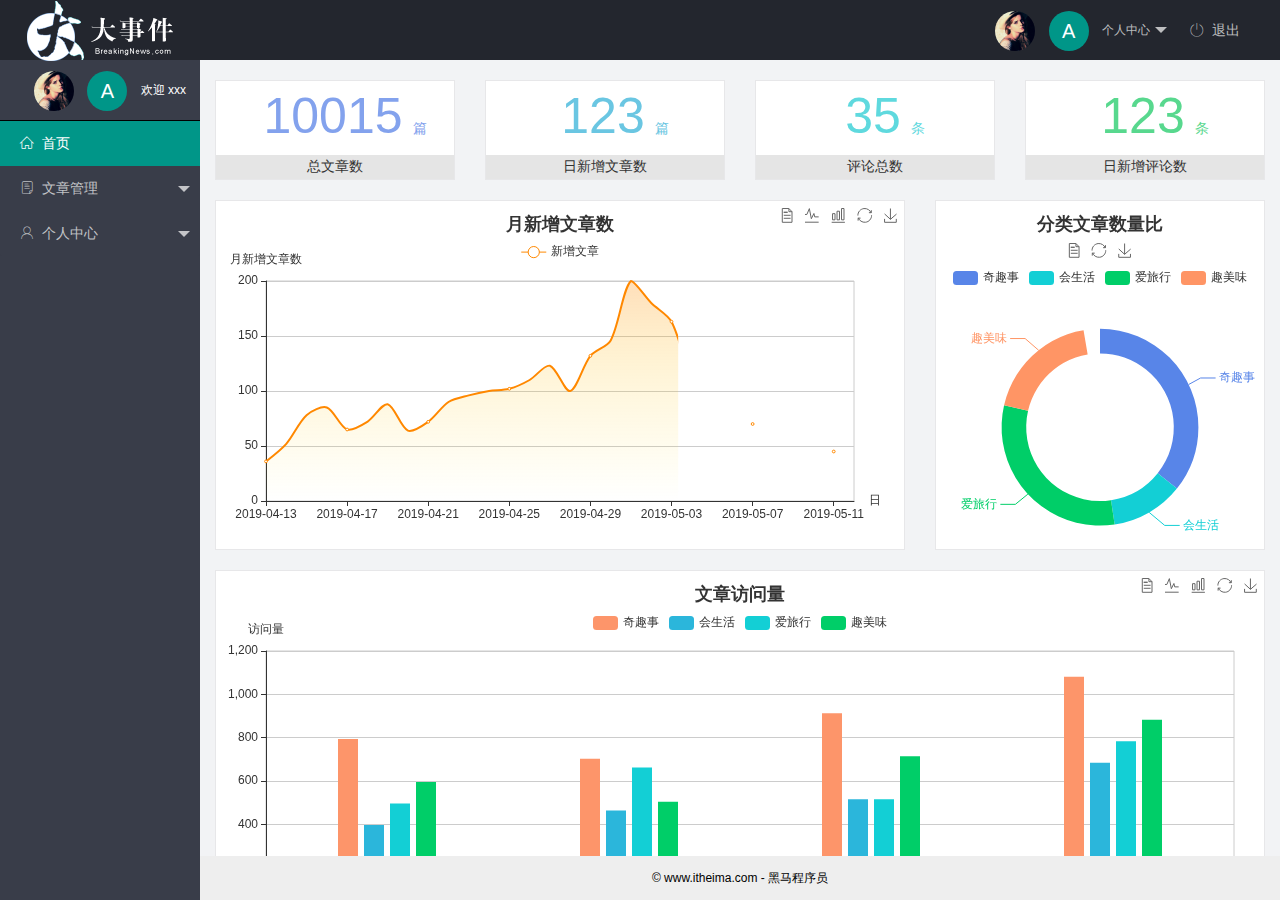
<file: index.html>
<!DOCTYPE html>
<html lang="en">

<head>
    <meta charset="UTF-8">
    <meta name="viewport" content="width=device-width, initial-scale=1.0">
    <title>大事件首页</title>
    <!-- 引入字体图标 -->
    <link rel="stylesheet" href="/assets/fonts/iconfont.css">
    <!-- 引入layui样式 -->
    <link rel="stylesheet" href="/assets/lib/layui/css/layui.css">
    <!-- 引入index样式 -->
    <link rel="stylesheet" href="/assets/css/index.css">
</head>

<body class="layui-layout-body">
    <div class="layui-layout layui-layout-admin">
        <div class="layui-header">
            <div class="layui-logo"><img src="/assets/images/logo.png" alt=""></div>
            <!-- 头部区域（可配合layui已有的水平导航） -->

            <ul class="layui-nav layui-layout-right">
                <li class="layui-nav-item">
                    <!-- 头部头像区域 -->
                    <a href="javascript:;" class="userinfo">
                        <img src="/assets/images/sample.jpg" class="layui-nav-img">
                        <span class="text-avatar">A</span> 个人中心
                    </a>
                    <dl class="layui-nav-child">
                        <dd><a href="/user/user_info.html" target="fm">基本资料</a></dd>
                        <dd><a href="/user/user_avatar.html" target="fm">更换头像</a></dd>
                        <dd><a href="/user/user_pwd.html" target="fm">重置密码</a></dd>
                    </dl>
                </li>
                <li class="layui-nav-item"><a id="btnLoginout" href="javascript:;"><span class="iconfont icon-tuichu"></span>退出</a></li>
            </ul>
        </div>

        <div class="layui-side layui-bg-black">
            <div class="layui-side-scroll">
                <!-- 左侧头像区域 -->
                <div class="userinfo">
                    <img src="/assets/images/sample.jpg" class="layui-nav-img">
                    <span class="text-avatar">A</span>
                    <span id="welcome">欢迎 xxx</span>
                </div>
                <!-- 左侧导航区域（可配合layui已有的垂直导航） -->
                <ul class="layui-nav layui-nav-tree" lay-shrink='all' lay-filter="test">
                    <li class="layui-nav-item layui-nav-itemed layui-this">
                        <a class="" href="/home/dashboard.html" target="fm"><span class="iconfont icon-home"></span>首页</a>
                    </li>
                    <li class="layui-nav-item">
                        <a href="javascript:;"><span class="iconfont icon-16"></span>文章管理</a>
                        <dl class="layui-nav-child">
                            <dd><a href="/artical/art_cate.html" target="fm"><i class="layui-icon layui-icon-app"></i>文章类别</a></dd>
                            <dd><a href="/artical/art_list.html" target="fm"><i class="layui-icon layui-icon-app"></i>文章列表</a></dd>
                            <dd><a href="javascript:;"><i class="layui-icon layui-icon-app"></i>发表文章</a></dd>
                        </dl>
                    </li>
                    <li class="layui-nav-item">
                        <a href="javascript:;"><span class="iconfont icon-user"></span>个人中心</a>
                        <dl class="layui-nav-child">
                            <dd><a href="/user/user_info.html" target="fm"><i class="layui-icon layui-icon-app"></i>基本资料</a></dd>
                            <dd><a href="/user/user_avatar.html" target="fm"><i class="layui-icon layui-icon-app"></i>更换头像</a></dd>
                            <dd><a href="/user/user_pwd.html" target="fm"><i class="layui-icon layui-icon-app"></i>重置密码</a></dd>
                        </dl>
                    </li>

                </ul>
            </div>
        </div>

        <div class="layui-body">
            <!-- 内容主体区域 -->
            <iframe name="fm" frameborder="0" src="/home/dashboard.html"></iframe>
        </div>

        <div class="layui-footer">
            <!-- 底部固定区域 -->
            © www.itheima.com - 黑马程序员
        </div>
    </div>
    <script src="/assets/lib/layui/layui.all.js"></script>
    <script src="/assets/lib/jquery.js"></script>
    <script src="/assets/js/baseAPI.js"></script>
    <script src="/assets/js/index.js"></script>


</body>

</html>
</file>
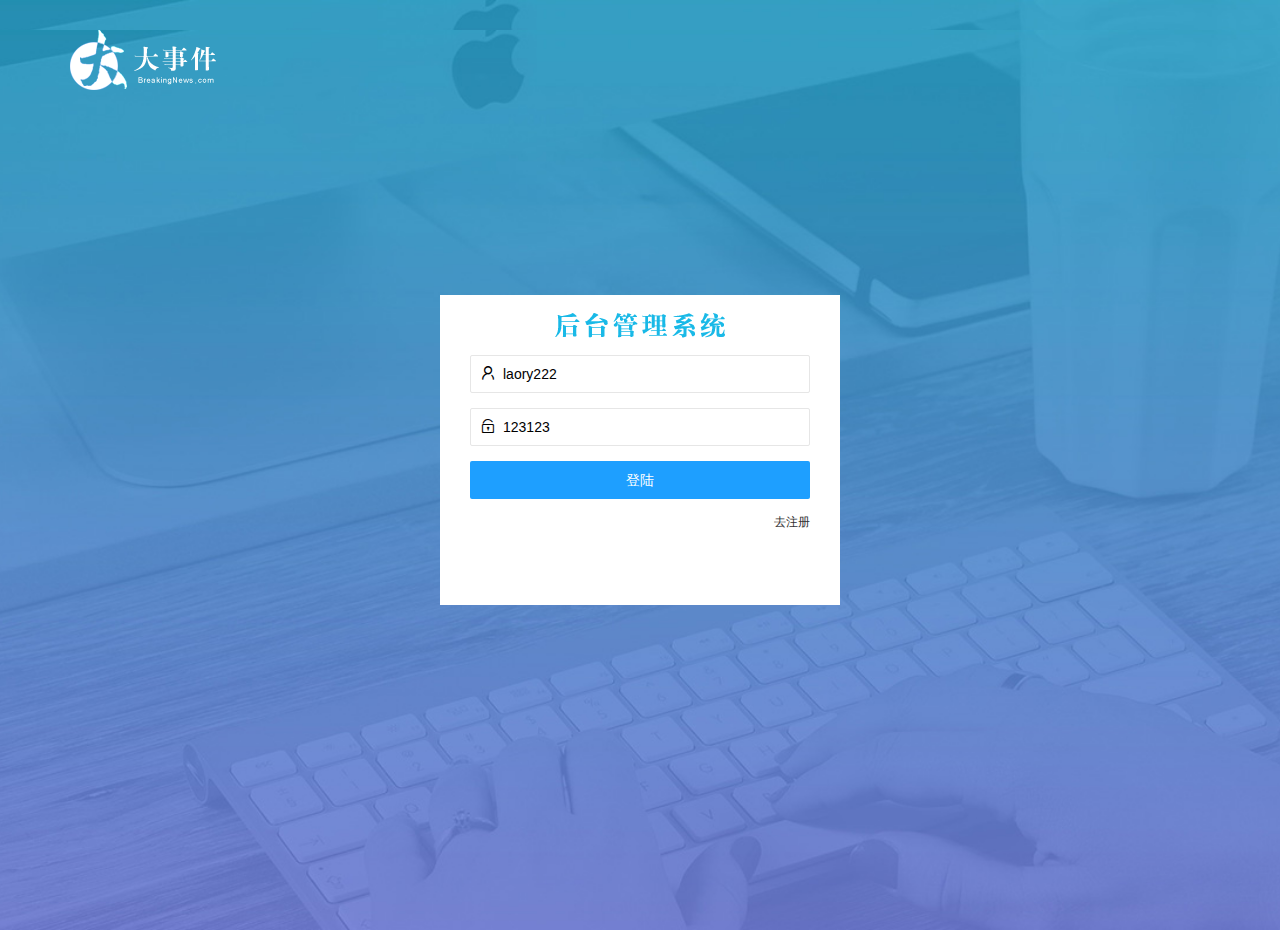
<file: login.html>
<!DOCTYPE html>
<html lang="en">

<head>
    <meta charset="UTF-8">
    <meta name="viewport" content="width=device-width, initial-scale=1.0">
    <title>登陆界面-大事件</title>
    <!-- 引入layui样式 -->
    <link rel="stylesheet" href="/assets/lib/layui/css/layui.css">
    <!-- 引入自己的样式 -->
    <link rel="stylesheet" href="/assets/css/login.css">
</head>

<body>
    <!-- 头部logo区域 -->
    <div class="layui-main" style="margin-top: 30px;">
        <img src="./assets/images/logo.png" alt="">
    </div>

    <!-- 登陆注册区域 -->
    <div class="loginAndRegBox">
        <div class="title-box"></div>

        <!-- 登陆模块 -->
        <div class="login-box">
            <form class="layui-form" action="" id="form-login">
                <!-- 用户名 -->
                <div class="layui-form-item">
                    <i class="layui-icon layui-icon-username"></i>
                    <input value="laory222" type="text" name="username" required lay-verify="required" placeholder="请输入用户名" autocomplete="off" class="layui-input">
                </div>
                <!-- 密码 -->
                <div class="layui-form-item">
                    <i class="layui-icon layui-icon-password"></i>
                    <input value="123123" type="text" name="password" required lay-verify="required|pwd" placeholder="请输入密码" autocomplete="off" class="layui-input">
                </div>
                <!-- 登陆按钮 -->
                <div class="layui-form-item">
                    <button class="layui-btn layui-btn-fluid layui-btn-normal" lay-submit lay-filter="formDemo">登陆</button>
                </div>
                <!-- a链接 -->
                <div class="layui-form-item links">
                    <a href="javascript:;" id="link_reg">去注册</a>
                </div>
            </form>
        </div>

        <!-- 注册模快 -->
        <div class="reg-box" style="display: none;">
            <form class="layui-form" action="" id="form-reg">
                <!-- 用户名 -->
                <div class="layui-form-item">
                    <i class="layui-icon layui-icon-username"></i>
                    <input type="text" name="username" required lay-verify="required" placeholder="请输入用户名" autocomplete="off" class="layui-input">
                </div>
                <!-- 密码 -->
                <div class="layui-form-item">
                    <i class="layui-icon layui-icon-password"></i>
                    <input type="text" name="password" required lay-verify="required|pwd" placeholder="请输入密码" autocomplete="off" class="layui-input">
                </div>
                <!-- 确认密码 -->
                <div class="layui-form-item">
                    <i class="layui-icon layui-icon-password"></i>
                    <input type="text" name="repassword" required lay-verify="required|pwd|repwd" placeholder="请再次输入密码" autocomplete="off" class="layui-input">
                </div>
                <!-- 注册按钮 -->
                <div class="layui-form-item">
                    <button class="layui-btn layui-btn-fluid layui-btn-normal" lay-submit lay-filter="formDemo">注册</button>
                </div>
                <!-- a链接 -->
                <div class="layui-form-item links">
                    <a href="javascript:;" id="link_login">去登陆</a>
                </div>
            </form>
        </div>
    </div>
    <script src="/assets/lib/layui/layui.all.js"></script>
    <script src="/assets/lib/jquery.js"></script>
    <script src="/assets/js/baseAPI.js"></script>
    <script src="/assets/js/login.js"></script>


</body>

</html>
</file>
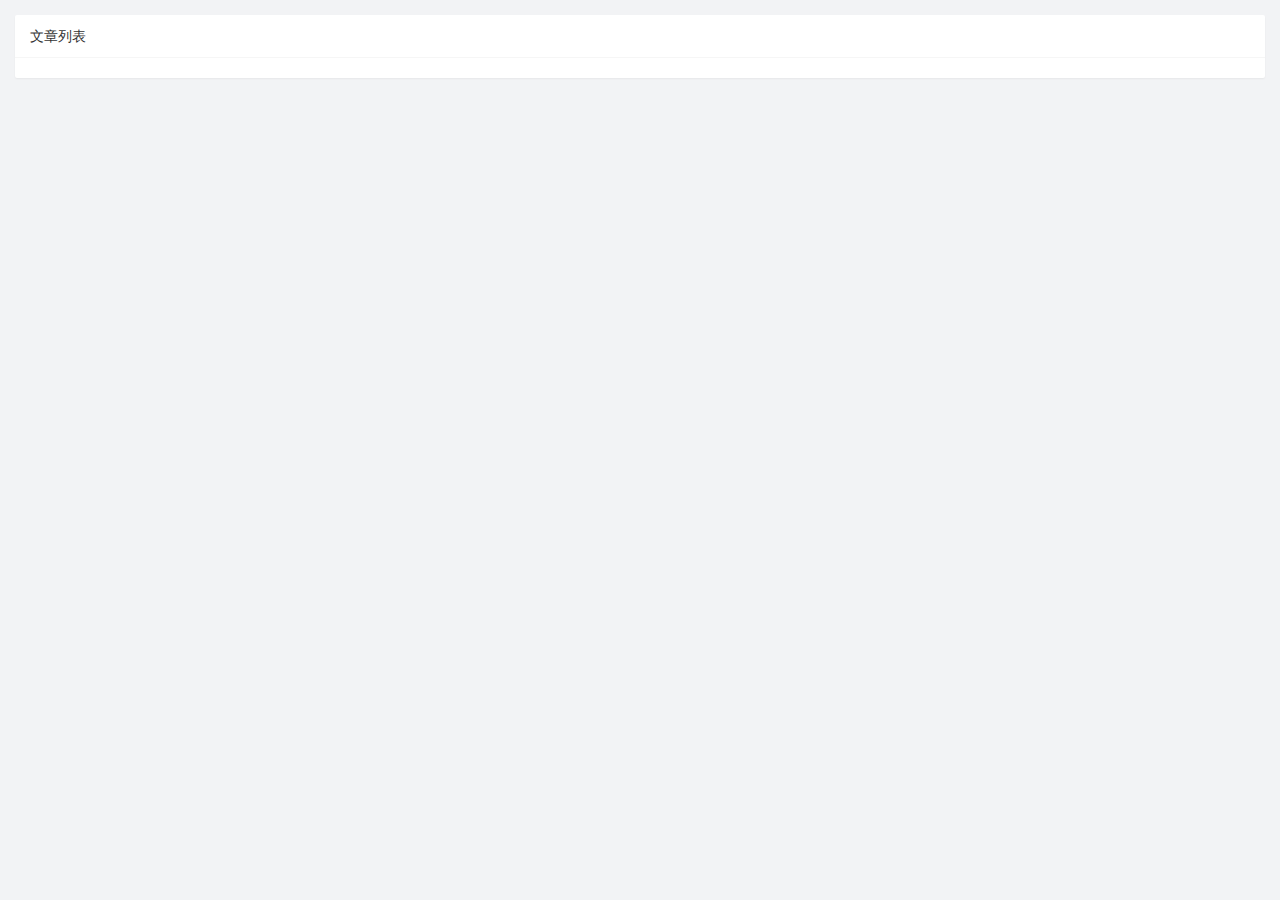
<file: artical/art_list.html>
<!DOCTYPE html>
<html lang="en">

<head>
    <meta charset="UTF-8">
    <meta name="viewport" content="width=device-width, initial-scale=1.0">
    <title>Document</title>
    <link rel="stylesheet" href="/assets/lib/layui/css/layui.css">
    <link rel="stylesheet" href="/assets/css/artical/art_list.css">
</head>

<body>
    <div class="layui-card">
        <div class="layui-card-header">
            文章列表
        </div>
        <div class="layui-card-body">


        </div>
    </div>

    <script src="/assets/lib/template-web.js"></script>


    <script src="/assets/lib/layui/layui.all.js"></script>
    <script src="/assets/lib/jquery.js"></script>
    <script src="/assets/js/baseAPI.js"></script>
    <script src="/assets/js/artical/art_list.js"></script>
</body>

</html>
</file>
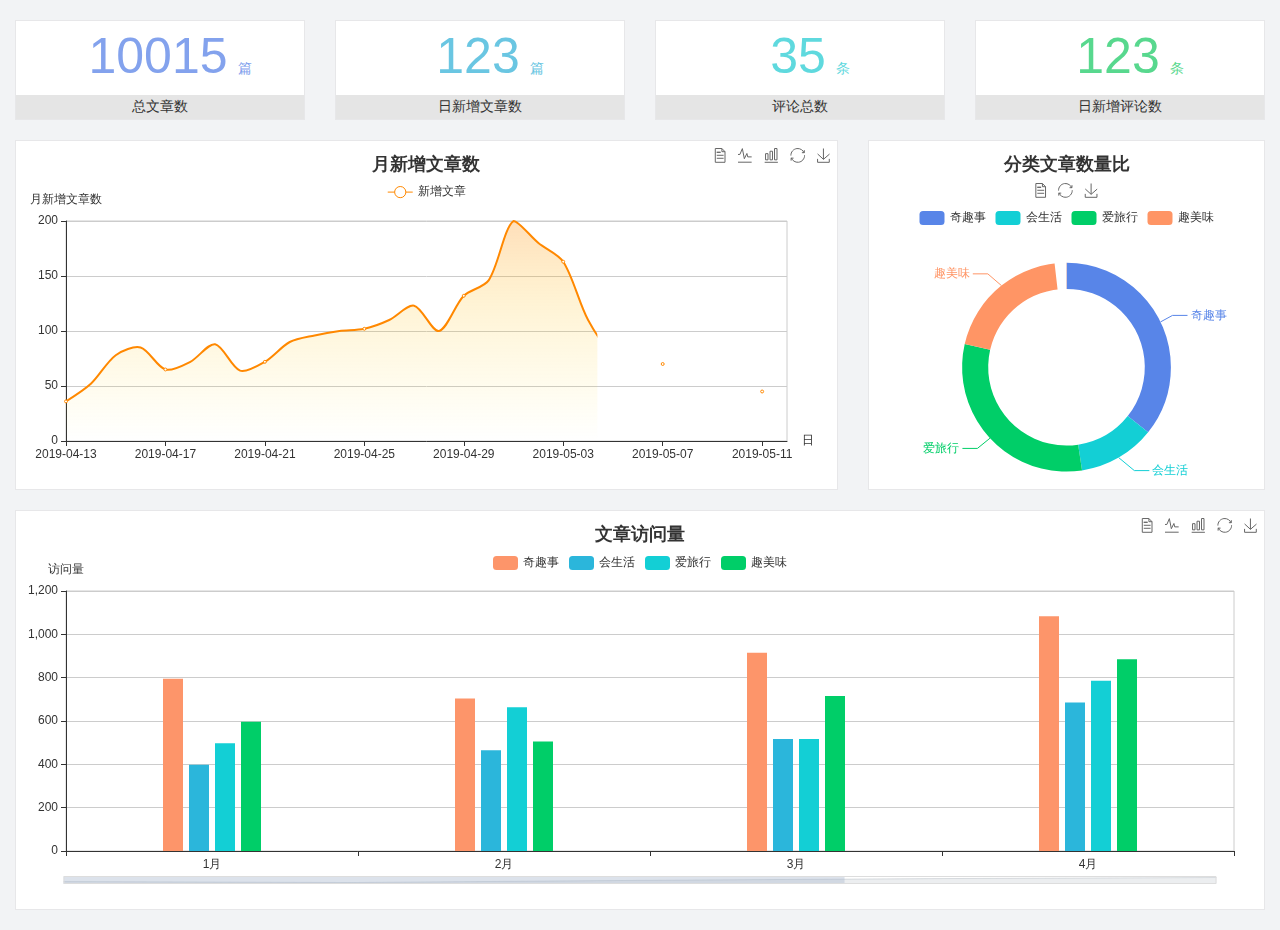
<file: home/dashboard.html>
<!DOCTYPE html>
<html lang="en">

<head>
  <meta charset="UTF-8">
  <meta name="viewport" content="width=device-width, initial-scale=1.0">
  <meta http-equiv="X-UA-Compatible" content="ie=edge">
  <title>图表统计</title>
  <link rel="stylesheet" href="../assets/lib/bootstrap.css" />
  <link rel="stylesheet" href="../assets/lib/main.css" />
  <script src="../assets/lib/jquery.js"></script>
  <script type="text/javascript" src="../assets/lib/echarts.min.js"></script>
</head>

<body>
  <div class="container-fluid">
    <div class="row spannel_list">
      <div class="col-sm-3 col-xs-6">
        <div class="spannel">
          <em>10015</em><span>篇</span>
          <b>总文章数</b>
        </div>
      </div>
      <div class="col-sm-3 col-xs-6">
        <div class="spannel scolor01">
          <em>123</em><span>篇</span>
          <b>日新增文章数</b>
        </div>
      </div>
      <div class="col-sm-3 col-xs-6">
        <div class="spannel scolor02">
          <em>35</em><span>条</span>
          <b>评论总数</b>
        </div>
      </div>
      <div class="col-sm-3 col-xs-6">
        <div class="spannel scolor03">
          <em>123</em><span>条</span>
          <b>日新增评论数</b>
        </div>
      </div>
    </div>
  </div>

  <div class="container-fluid">
    <div class="row curve-pie">
      <div class="col-lg-8 col-md-8">
        <div class="gragh_pannel" id="curve_show"></div>
      </div>
      <div class="col-lg-4 col-md-4">
        <div class="gragh_pannel" id="pie_show"></div>
      </div>
    </div>
  </div>

  <div class="container-fluid">
    <div class="column_pannel" id="column_show"></div>
  </div>

  <script>
    var oChart = echarts.init(document.getElementById('curve_show'));
    var aList_all = [
      { 'count': 36, 'date': '2019-04-13' },
      { 'count': 52, 'date': '2019-04-14' },
      { 'count': 78, 'date': '2019-04-15' },
      { 'count': 85, 'date': '2019-04-16' },
      { 'count': 65, 'date': '2019-04-17' },
      { 'count': 72, 'date': '2019-04-18' },
      { 'count': 88, 'date': '2019-04-19' },
      { 'count': 64, 'date': '2019-04-20' },
      { 'count': 72, 'date': '2019-04-21' },
      { 'count': 90, 'date': '2019-04-22' },
      { 'count': 96, 'date': '2019-04-23' },
      { 'count': 100, 'date': '2019-04-24' },
      { 'count': 102, 'date': '2019-04-25' },
      { 'count': 110, 'date': '2019-04-26' },
      { 'count': 123, 'date': '2019-04-27' },
      { 'count': 100, 'date': '2019-04-28' },
      { 'count': 132, 'date': '2019-04-29' },
      { 'count': 146, 'date': '2019-04-30' },
      { 'count': 200, 'date': '2019-05-01' },
      { 'count': 180, 'date': '2019-05-02' },
      { 'count': 163, 'date': '2019-05-03' },
      { 'count': 110, 'date': '2019-05-04' },
      { 'count': 80, 'date': '2019-05-05' },
      { 'count': 82, 'date': '2019-05-06' },
      { 'count': 70, 'date': '2019-05-07' },
      { 'count': 65, 'date': '2019-05-08' },
      { 'count': 54, 'date': '2019-05-09' },
      { 'count': 40, 'date': '2019-05-10' },
      { 'count': 45, 'date': '2019-05-11' },
      { 'count': 38, 'date': '2019-05-12' },
    ];

    let aCount = [];
    let aDate = [];

    for (var i = 0; i < aList_all.length; i++) {
      aCount.push(aList_all[i].count);
      aDate.push(aList_all[i].date);
    }

    var chartopt = {
      title: {
        text: '月新增文章数',
        left: 'center',
        top: '10'
      },
      tooltip: {
        trigger: 'axis'
      },
      legend: {
        data: ['新增文章'],
        top: '40'
      },
      toolbox: {
        show: true,
        feature: {
          mark: { show: true },
          dataView: { show: true, readOnly: false },
          magicType: { show: true, type: ['line', 'bar'] },
          restore: { show: true },
          saveAsImage: { show: true }
        }
      },
      calculable: true,
      xAxis: [
        {
          name: '日',
          type: 'category',
          boundaryGap: false,
          data: aDate
        }
      ],
      yAxis: [
        {
          name: '月新增文章数',
          type: 'value'
        }
      ],
      series: [
        {
          name: '新增文章',
          type: 'line',
          smooth: true,
          itemStyle: { normal: { areaStyle: { type: 'default' }, color: '#f80' }, lineStyle: { color: '#f80' } },
          data: aCount
        }],
      areaStyle: {
        normal: {
          color: new echarts.graphic.LinearGradient(0, 0, 0, 1, [{
            offset: 0,
            color: 'rgba(255,136,0,0.39)'
          }, {
            offset: .34,
            color: 'rgba(255,180,0,0.25)'
          }, {
            offset: 1,
            color: 'rgba(255,222,0,0.00)'
          }])

        }
      },
      grid: {
        show: true,
        x: 50,
        x2: 50,
        y: 80,
        height: 220
      }
    };

    oChart.setOption(chartopt);


    var oPie = echarts.init(document.getElementById('pie_show'));
    var oPieopt =
    {
      title: {
        top: 10,
        text: '分类文章数量比',
        x: 'center'
      },
      tooltip: {
        trigger: 'item',
        formatter: "{a} <br/>{b} : {c} ({d}%)"
      },
      color: ['#5885e8', '#13cfd5', '#00ce68', '#ff9565'],
      legend: {
        x: 'center',
        top: 65,
        data: ['奇趣事', '会生活', '爱旅行', '趣美味']
      },
      toolbox: {
        show: true,
        x: 'center',
        top: 35,
        feature: {
          mark: { show: true },
          dataView: { show: true, readOnly: false },
          magicType: {
            show: true,
            type: ['pie', 'funnel'],
            option: {
              funnel: {
                x: '25%',
                width: '50%',
                funnelAlign: 'left',
                max: 1548
              }
            }
          },
          restore: { show: true },
          saveAsImage: { show: true }
        }
      },
      calculable: true,
      series: [
        {
          name: '访问来源',
          type: 'pie',
          radius: ['45%', '60%'],
          center: ['50%', '65%'],
          data: [
            { value: 300, name: '奇趣事' },
            { value: 100, name: '会生活' },
            { value: 260, name: '爱旅行' },
            { value: 180, name: '趣美味' }
          ]
        }
      ]
    };
    oPie.setOption(oPieopt);



    var oColumn = this.echarts.init(document.getElementById('column_show'));
    var oColumnopt =
    {
      title: {
        text: '文章访问量',
        left: 'center',
        top: '10'
      },
      tooltip: {
        trigger: 'axis'
      },
      legend: {
        data: ['奇趣事', '会生活', '爱旅行', '趣美味'],
        top: '40'
      },
      toolbox: {
        show: true,
        feature: {
          mark: { show: true },
          dataView: { show: true, readOnly: false },
          magicType: { show: true, type: ['line', 'bar'] },
          restore: { show: true },
          saveAsImage: { show: true }
        }
      },
      calculable: true,
      xAxis: [
        {
          type: 'category',
          data: ['1月', '2月', '3月', '4月', '5月']
        }
      ],
      yAxis: [
        {
          name: '访问量',
          type: 'value'
        }
      ],
      series: [
        {
          name: '奇趣事',
          type: 'bar',
          barWidth: 20,
          itemStyle: {
            normal: { areaStyle: { type: 'default' }, color: '#fd956a' }
          },
          data: [800, 708, 920, 1090, 1200]
        },
        {
          name: '会生活',
          type: 'bar',
          barWidth: 20,
          itemStyle: {
            normal: { areaStyle: { type: 'default' }, color: '#2bb6db' }
          },
          data: [400, 468, 520, 690, 800]
        },
        {
          name: '爱旅行',
          type: 'bar',
          barWidth: 20,
          itemStyle: {
            normal: { areaStyle: { type: 'default' }, color: '#13cfd5' }
          },
          data: [500, 668, 520, 790, 900]
        },
        {
          name: '趣美味',
          type: 'bar',
          barWidth: 20,
          itemStyle: {
            normal: { areaStyle: { type: 'default' }, color: '#00ce68' }
          },
          data: [600, 508, 720, 890, 1000]
        }
      ],
      grid: {
        show: true,
        x: 50,
        x2: 30,
        y: 80,
        height: 260
      },
      dataZoom: [//给x轴设置滚动条
        {
          start: 0,//默认为0
          end: 100 - 1000 / 31,//默认为100
          type: 'slider',
          show: true,
          xAxisIndex: [0],
          handleSize: 0,//滑动条的 左右2个滑动条的大小
          height: 8,//组件高度
          left: 45, //左边的距离
          right: 50,//右边的距离
          bottom: 26,//右边的距离
          handleColor: '#ddd',//h滑动图标的颜色
          handleStyle: {
            borderColor: "#cacaca",
            borderWidth: "1",
            shadowBlur: 2,
            background: "#ddd",
            shadowColor: "#ddd",
          }
        }]
    };
    oColumn.setOption(oColumnopt);
  </script>
</body>

</html>
</file>
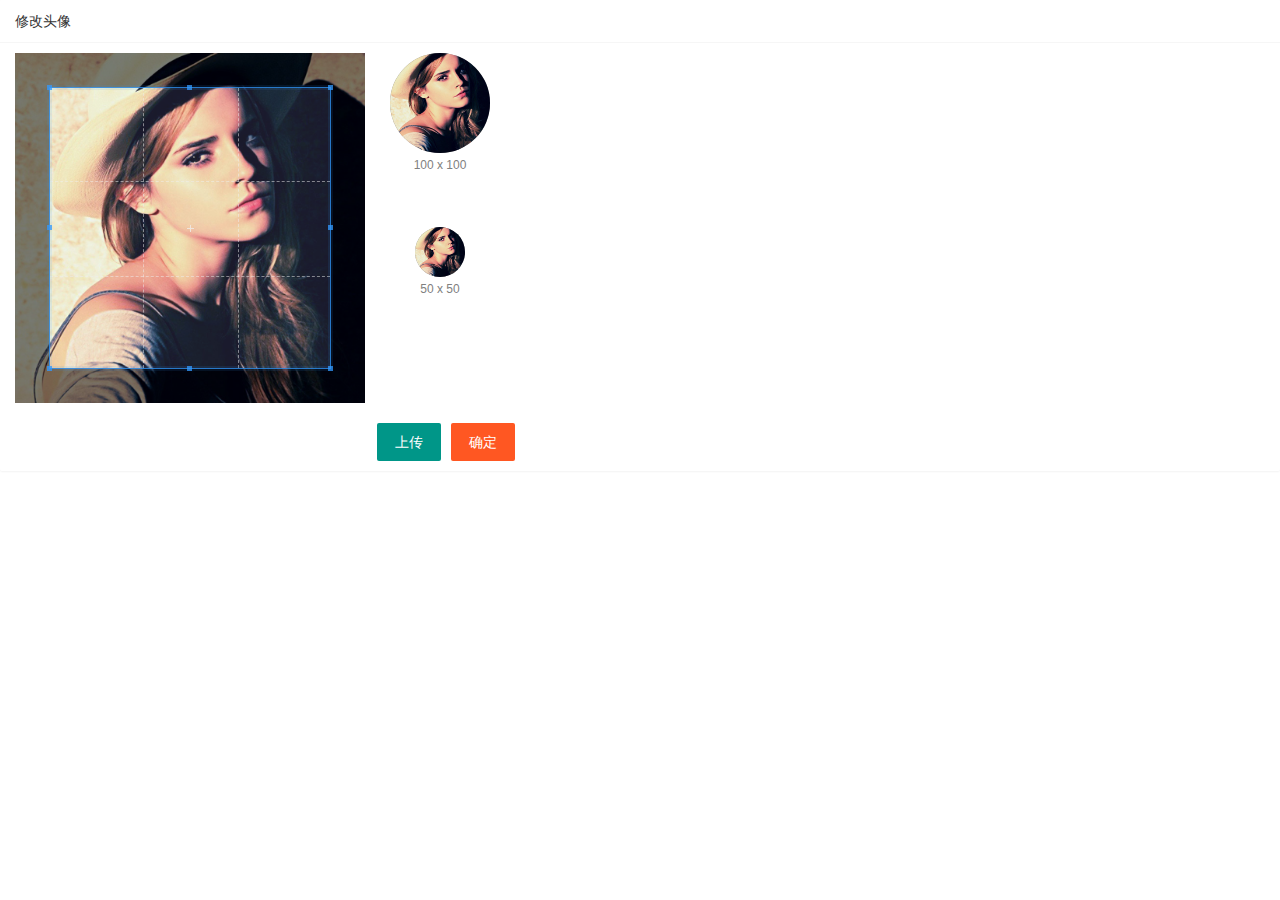
<file: user/user_avatar.html>
<!DOCTYPE html>
<html lang="en">

<head>
    <meta charset="UTF-8">
    <meta name="viewport" content="width=device-width, initial-scale=1.0">
    <title>Document</title>
    <link rel="stylesheet" href="/assets/lib/layui/css/layui.css">
    <link rel="stylesheet" href="/assets/lib/cropper/cropper.css" />
    <link rel="stylesheet" href="/assets/css/user/user_avatar.css">
</head>

<body>
    <div class="layui-card">
        <div class="layui-card-header">修改头像</div>
        <div class="layui-card-body">
            <!-- 第一行的图片裁剪和预览区域 -->
            <div class="row1">
                <!-- 图片裁剪区域 -->
                <div class="cropper-box">
                    <!-- 这个 img 标签很重要，将来会把它初始化为裁剪区域 -->
                    <img id="image" src="/assets/images/sample.jpg" />
                </div>
                <!-- 图片的预览区域 -->
                <div class="preview-box">
                    <div>
                        <!-- 宽高为 100px 的预览区域 -->
                        <div class="img-preview w100"></div>
                        <p class="size">100 x 100</p>
                    </div>
                    <div>
                        <!-- 宽高为 50px 的预览区域 -->
                        <div class="img-preview w50"></div>
                        <p class="size">50 x 50</p>
                    </div>
                </div>
            </div>
            <!-- 第二行的按钮区域 -->
            <div class="row2">
                <input type="file" id="file" accept="image/png.image/jpeg">
                <button id="btnChooseImage" type="button" class="layui-btn">上传</button>
                <button type="button" id="btnUpload" class="layui-btn layui-btn-danger">确定</button>
            </div>

        </div>
    </div>

    <script src="/assets/lib/layui/layui.all.js"></script>
    <script src="/assets/lib/jquery.js"></script>
    <script src="/assets/js/baseAPI.js"></script>

    <script src="/assets/lib/cropper/Cropper.js"></script>
    <script src="/assets/lib/cropper/jquery-cropper.js"></script>
    <script src="/assets/js/user/user_avatar.js"></script>
</body>

</html>
</file>
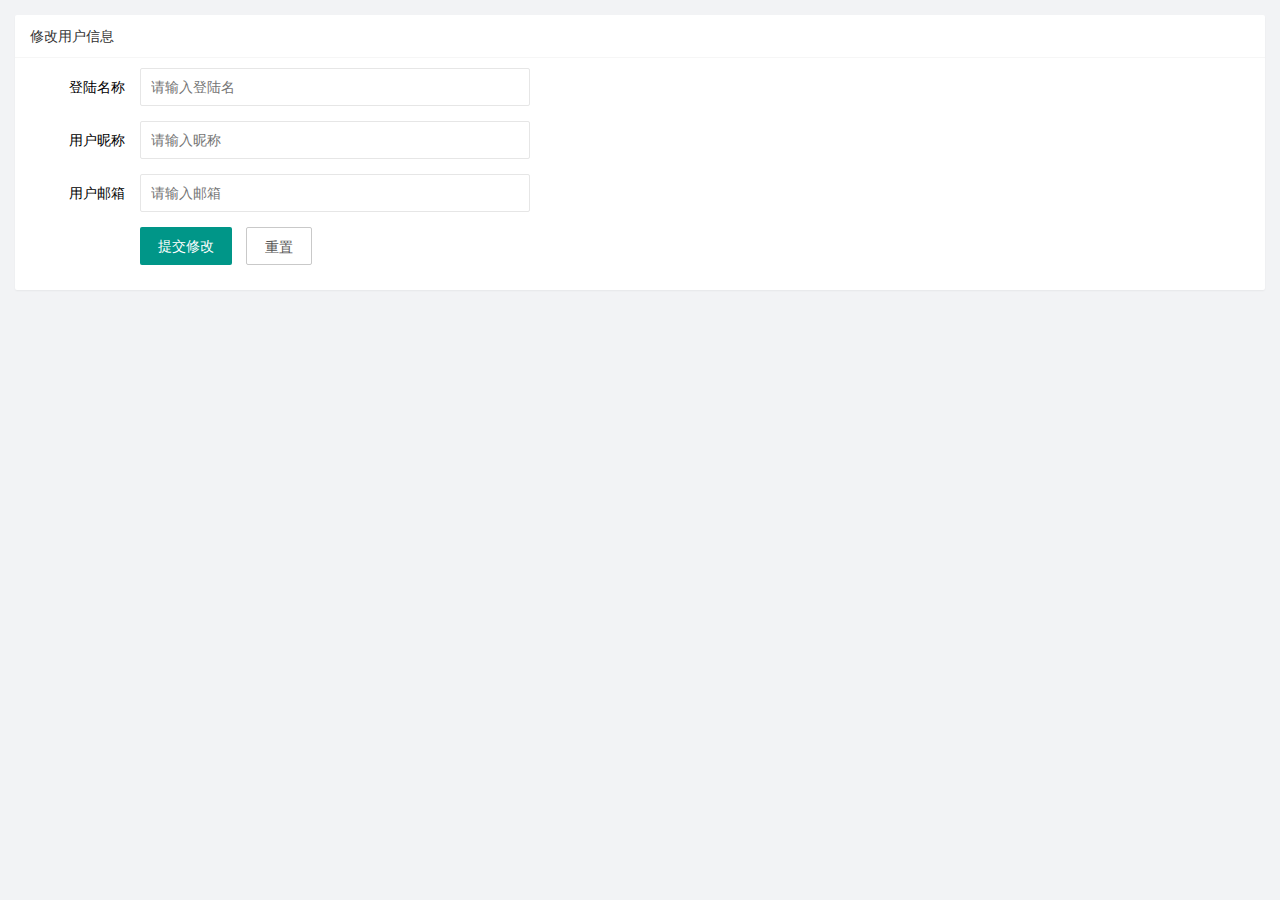
<file: user/user_info.html>
<!DOCTYPE html>
<html lang="en">

<head>
    <meta charset="UTF-8">
    <meta name="viewport" content="width=device-width, initial-scale=1.0">
    <title>Document</title>
    <link rel="stylesheet" href="/assets/lib/layui/css/layui.css">
    <link rel="stylesheet" href="/assets/css/user/user_info.css">
</head>

<body>
    <div class="layui-card">
        <div class="layui-card-header">修改用户信息</div>
        <div class="layui-card-body">
            <form class="layui-form" action="" lay-filter="formUserInfo">
                <input type="hidden" name="id" value="">
                <div class="layui-form-item">
                    <label class="layui-form-label">登陆名称</label>
                    <div class="layui-input-block">
                        <input readonly value="" type="text" name="username" required lay-verify="required" placeholder="请输入登陆名" autocomplete="off" class="layui-input">
                    </div>
                </div>
                <div class="layui-form-item">
                    <label class="layui-form-label">用户昵称</label>
                    <div class="layui-input-block">
                        <input type="text" id="nickname" name="nickname" required lay-verify="required|nickname" placeholder="请输入昵称" autocomplete="off" class="layui-input">
                    </div>
                </div>
                <div class="layui-form-item">
                    <label class="layui-form-label">用户邮箱</label>
                    <div class="layui-input-block">
                        <input type="text" id="email" name="email" required lay-verify="required|email" placeholder="请输入邮箱" autocomplete="off" class="layui-input">
                    </div>
                </div>
                <div class="layui-form-item">
                    <div class="layui-input-block">
                        <button class="layui-btn" lay-submit lay-filter="formDemo">提交修改</button>
                        <button id="btnReset" type="reset" class="layui-btn layui-btn-primary">重置</button>
                    </div>
                </div>
            </form>

        </div>
    </div>

    <script src="/assets/lib/layui/layui.all.js"></script>
    <script src="/assets/lib/jquery.js"></script>
    <script src="/assets/js/baseAPI.js"></script>
    <script src="/assets/js/user/user_info.js"></script>
</body>

</html>
</file>
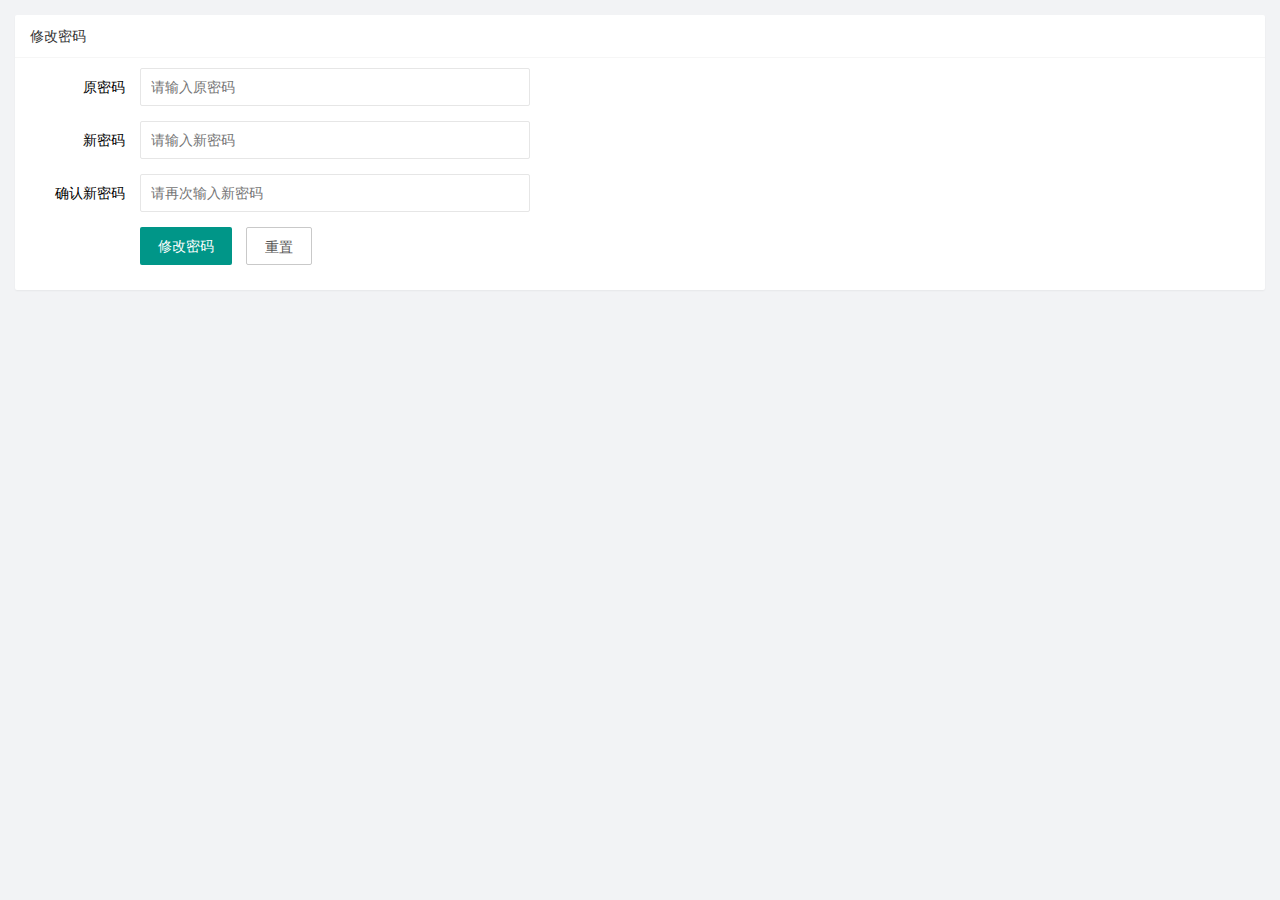
<file: user/user_pwd.html>
<!DOCTYPE html>
<html lang="en">

<head>
    <meta charset="UTF-8">
    <meta name="viewport" content="width=device-width, initial-scale=1.0">
    <title>Document</title>
    <link rel="stylesheet" href="/assets/lib/layui/css/layui.css">
    <link rel="stylesheet" href="/assets/css/user/user_pwd.css">
</head>

<body>
    <div class="layui-card">
        <div class="layui-card-header">修改密码</div>
        <div class="layui-card-body">
            <form class="layui-form" action="" lay-filter="formUserInfo">
                <input type="hidden" name="id" value="">
                <div class="layui-form-item">
                    <label class="layui-form-label">原密码</label>
                    <div class="layui-input-block">
                        <input value="" type="text" name="oldPwd" required lay-verify="required|pwd" placeholder="请输入原密码" autocomplete="off" class="layui-input">
                    </div>
                </div>
                <div class="layui-form-item">
                    <label class="layui-form-label">新密码</label>
                    <div class="layui-input-block">
                        <input type="text" name="newPwd" required lay-verify="required|pwd|samePwd" placeholder="请输入新密码" autocomplete="off" class="layui-input">
                    </div>
                </div>
                <div class="layui-form-item">
                    <label class="layui-form-label">确认新密码</label>
                    <div class="layui-input-block">
                        <input type="text" name="rePwd" required lay-verify="required|pwd|rePwd" placeholder="请再次输入新密码" autocomplete="off" class="layui-input">
                    </div>
                </div>
                <div class="layui-form-item">
                    <div class="layui-input-block">
                        <button class="layui-btn" lay-submit lay-filter="formDemo">修改密码</button>
                        <button id="btnReset" type="reset" class="layui-btn layui-btn-primary">重置</button>
                    </div>
                </div>
            </form>

        </div>
    </div>

    <script src="/assets/lib/layui/layui.all.js"></script>
    <script src="/assets/lib/jquery.js"></script>
    <script src="/assets/js/baseAPI.js"></script>
    <script src="/assets/js/user/user_pwd.js"></script>
</body>

</html>
</file>
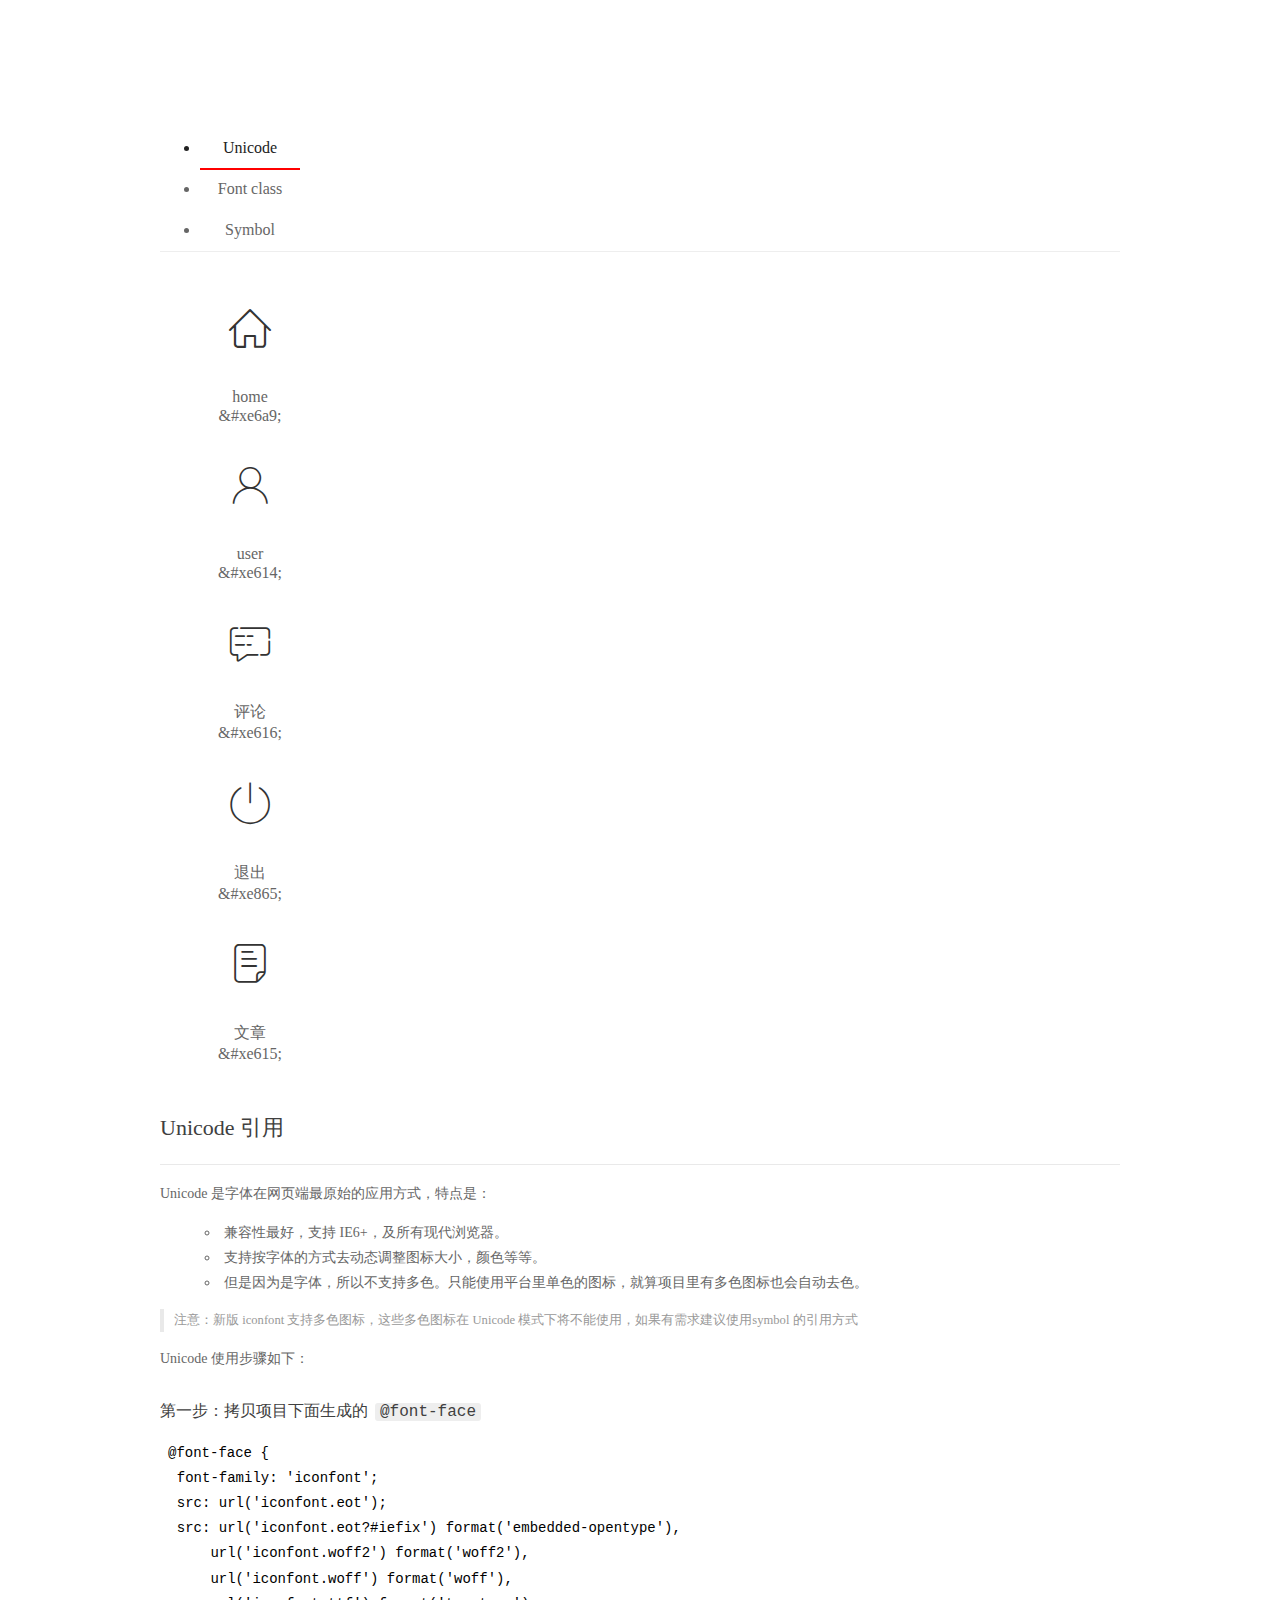
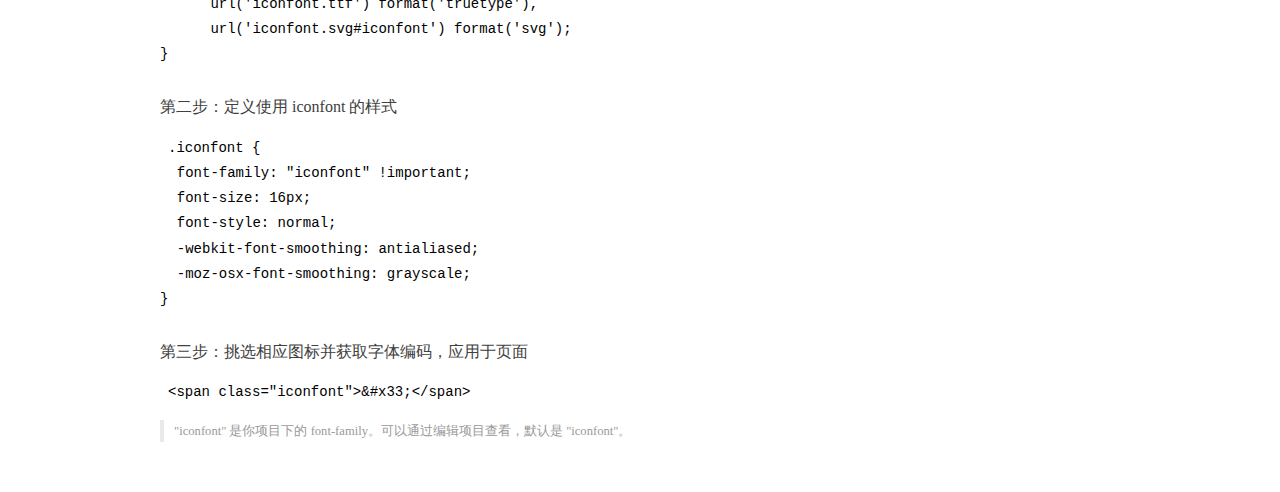
<file: assets/fonts/demo_index.html>
<!DOCTYPE html>
<html>
<head>
  <meta charset="utf-8"/>
  <title>IconFont Demo</title>
  <link rel="shortcut icon" href="https://gtms04.alicdn.com/tps/i4/TB1_oz6GVXXXXaFXpXXJDFnIXXX-64-64.ico" type="image/x-icon"/>
  <link rel="stylesheet" href="https://g.alicdn.com/thx/cube/1.3.2/cube.min.css">
  <link rel="stylesheet" href="demo.css">
  <link rel="stylesheet" href="iconfont.css">
  <script src="iconfont.js"></script>
  <!-- jQuery -->
  <script src="https://a1.alicdn.com/oss/uploads/2018/12/26/7bfddb60-08e8-11e9-9b04-53e73bb6408b.js"></script>
  <!-- 代码高亮 -->
  <script src="https://a1.alicdn.com/oss/uploads/2018/12/26/a3f714d0-08e6-11e9-8a15-ebf944d7534c.js"></script>
</head>
<body>
  <div class="main">
    <h1 class="logo"><a href="https://www.iconfont.cn/" title="iconfont 首页" target="_blank">&#xe86b;</a></h1>
    <div class="nav-tabs">
      <ul id="tabs" class="dib-box">
        <li class="dib active"><span>Unicode</span></li>
        <li class="dib"><span>Font class</span></li>
        <li class="dib"><span>Symbol</span></li>
      </ul>
      
    </div>
    <div class="tab-container">
      <div class="content unicode" style="display: block;">
          <ul class="icon_lists dib-box">
          
            <li class="dib">
              <span class="icon iconfont">&#xe6a9;</span>
                <div class="name">home</div>
                <div class="code-name">&amp;#xe6a9;</div>
              </li>
          
            <li class="dib">
              <span class="icon iconfont">&#xe614;</span>
                <div class="name">user</div>
                <div class="code-name">&amp;#xe614;</div>
              </li>
          
            <li class="dib">
              <span class="icon iconfont">&#xe616;</span>
                <div class="name">评论</div>
                <div class="code-name">&amp;#xe616;</div>
              </li>
          
            <li class="dib">
              <span class="icon iconfont">&#xe865;</span>
                <div class="name">退出</div>
                <div class="code-name">&amp;#xe865;</div>
              </li>
          
            <li class="dib">
              <span class="icon iconfont">&#xe615;</span>
                <div class="name">文章</div>
                <div class="code-name">&amp;#xe615;</div>
              </li>
          
          </ul>
          <div class="article markdown">
          <h2 id="unicode-">Unicode 引用</h2>
          <hr>

          <p>Unicode 是字体在网页端最原始的应用方式，特点是：</p>
          <ul>
            <li>兼容性最好，支持 IE6+，及所有现代浏览器。</li>
            <li>支持按字体的方式去动态调整图标大小，颜色等等。</li>
            <li>但是因为是字体，所以不支持多色。只能使用平台里单色的图标，就算项目里有多色图标也会自动去色。</li>
          </ul>
          <blockquote>
            <p>注意：新版 iconfont 支持多色图标，这些多色图标在 Unicode 模式下将不能使用，如果有需求建议使用symbol 的引用方式</p>
          </blockquote>
          <p>Unicode 使用步骤如下：</p>
          <h3 id="-font-face">第一步：拷贝项目下面生成的 <code>@font-face</code></h3>
<pre><code class="language-css"
>@font-face {
  font-family: 'iconfont';
  src: url('iconfont.eot');
  src: url('iconfont.eot?#iefix') format('embedded-opentype'),
      url('iconfont.woff2') format('woff2'),
      url('iconfont.woff') format('woff'),
      url('iconfont.ttf') format('truetype'),
      url('iconfont.svg#iconfont') format('svg');
}
</code></pre>
          <h3 id="-iconfont-">第二步：定义使用 iconfont 的样式</h3>
<pre><code class="language-css"
>.iconfont {
  font-family: "iconfont" !important;
  font-size: 16px;
  font-style: normal;
  -webkit-font-smoothing: antialiased;
  -moz-osx-font-smoothing: grayscale;
}
</code></pre>
          <h3 id="-">第三步：挑选相应图标并获取字体编码，应用于页面</h3>
<pre>
<code class="language-html"
>&lt;span class="iconfont"&gt;&amp;#x33;&lt;/span&gt;
</code></pre>
          <blockquote>
            <p>"iconfont" 是你项目下的 font-family。可以通过编辑项目查看，默认是 "iconfont"。</p>
          </blockquote>
          </div>
      </div>
      <div class="content font-class">
        <ul class="icon_lists dib-box">
          
          <li class="dib">
            <span class="icon iconfont icon-home"></span>
            <div class="name">
              home
            </div>
            <div class="code-name">.icon-home
            </div>
          </li>
          
          <li class="dib">
            <span class="icon iconfont icon-user"></span>
            <div class="name">
              user
            </div>
            <div class="code-name">.icon-user
            </div>
          </li>
          
          <li class="dib">
            <span class="icon iconfont icon-pinglun"></span>
            <div class="name">
              评论
            </div>
            <div class="code-name">.icon-pinglun
            </div>
          </li>
          
          <li class="dib">
            <span class="icon iconfont icon-tuichu"></span>
            <div class="name">
              退出
            </div>
            <div class="code-name">.icon-tuichu
            </div>
          </li>
          
          <li class="dib">
            <span class="icon iconfont icon-16"></span>
            <div class="name">
              文章
            </div>
            <div class="code-name">.icon-16
            </div>
          </li>
          
        </ul>
        <div class="article markdown">
        <h2 id="font-class-">font-class 引用</h2>
        <hr>

        <p>font-class 是 Unicode 使用方式的一种变种，主要是解决 Unicode 书写不直观，语意不明确的问题。</p>
        <p>与 Unicode 使用方式相比，具有如下特点：</p>
        <ul>
          <li>兼容性良好，支持 IE8+，及所有现代浏览器。</li>
          <li>相比于 Unicode 语意明确，书写更直观。可以很容易分辨这个 icon 是什么。</li>
          <li>因为使用 class 来定义图标，所以当要替换图标时，只需要修改 class 里面的 Unicode 引用。</li>
          <li>不过因为本质上还是使用的字体，所以多色图标还是不支持的。</li>
        </ul>
        <p>使用步骤如下：</p>
        <h3 id="-fontclass-">第一步：引入项目下面生成的 fontclass 代码：</h3>
<pre><code class="language-html">&lt;link rel="stylesheet" href="./iconfont.css"&gt;
</code></pre>
        <h3 id="-">第二步：挑选相应图标并获取类名，应用于页面：</h3>
<pre><code class="language-html">&lt;span class="iconfont icon-xxx"&gt;&lt;/span&gt;
</code></pre>
        <blockquote>
          <p>"
            iconfont" 是你项目下的 font-family。可以通过编辑项目查看，默认是 "iconfont"。</p>
        </blockquote>
      </div>
      </div>
      <div class="content symbol">
          <ul class="icon_lists dib-box">
          
            <li class="dib">
                <svg class="icon svg-icon" aria-hidden="true">
                  <use xlink:href="#icon-home"></use>
                </svg>
                <div class="name">home</div>
                <div class="code-name">#icon-home</div>
            </li>
          
            <li class="dib">
                <svg class="icon svg-icon" aria-hidden="true">
                  <use xlink:href="#icon-user"></use>
                </svg>
                <div class="name">user</div>
                <div class="code-name">#icon-user</div>
            </li>
          
            <li class="dib">
                <svg class="icon svg-icon" aria-hidden="true">
                  <use xlink:href="#icon-pinglun"></use>
                </svg>
                <div class="name">评论</div>
                <div class="code-name">#icon-pinglun</div>
            </li>
          
            <li class="dib">
                <svg class="icon svg-icon" aria-hidden="true">
                  <use xlink:href="#icon-tuichu"></use>
                </svg>
                <div class="name">退出</div>
                <div class="code-name">#icon-tuichu</div>
            </li>
          
            <li class="dib">
                <svg class="icon svg-icon" aria-hidden="true">
                  <use xlink:href="#icon-16"></use>
                </svg>
                <div class="name">文章</div>
                <div class="code-name">#icon-16</div>
            </li>
          
          </ul>
          <div class="article markdown">
          <h2 id="symbol-">Symbol 引用</h2>
          <hr>

          <p>这是一种全新的使用方式，应该说这才是未来的主流，也是平台目前推荐的用法。相关介绍可以参考这篇<a href="">文章</a>
            这种用法其实是做了一个 SVG 的集合，与另外两种相比具有如下特点：</p>
          <ul>
            <li>支持多色图标了，不再受单色限制。</li>
            <li>通过一些技巧，支持像字体那样，通过 <code>font-size</code>, <code>color</code> 来调整样式。</li>
            <li>兼容性较差，支持 IE9+，及现代浏览器。</li>
            <li>浏览器渲染 SVG 的性能一般，还不如 png。</li>
          </ul>
          <p>使用步骤如下：</p>
          <h3 id="-symbol-">第一步：引入项目下面生成的 symbol 代码：</h3>
<pre><code class="language-html">&lt;script src="./iconfont.js"&gt;&lt;/script&gt;
</code></pre>
          <h3 id="-css-">第二步：加入通用 CSS 代码（引入一次就行）：</h3>
<pre><code class="language-html">&lt;style&gt;
.icon {
  width: 1em;
  height: 1em;
  vertical-align: -0.15em;
  fill: currentColor;
  overflow: hidden;
}
&lt;/style&gt;
</code></pre>
          <h3 id="-">第三步：挑选相应图标并获取类名，应用于页面：</h3>
<pre><code class="language-html">&lt;svg class="icon" aria-hidden="true"&gt;
  &lt;use xlink:href="#icon-xxx"&gt;&lt;/use&gt;
&lt;/svg&gt;
</code></pre>
          </div>
      </div>

    </div>
  </div>
  <script>
  $(document).ready(function () {
      $('.tab-container .content:first').show()

      $('#tabs li').click(function (e) {
        var tabContent = $('.tab-container .content')
        var index = $(this).index()

        if ($(this).hasClass('active')) {
          return
        } else {
          $('#tabs li').removeClass('active')
          $(this).addClass('active')

          tabContent.hide().eq(index).fadeIn()
        }
      })
    })
  </script>
</body>
</html>
</file>
<file: assets/fonts/iconfont.css>
@font-face {font-family: "iconfont";
  src: url('iconfont.eot?t=1576139966484'); /* IE9 */
  src: url('iconfont.eot?t=1576139966484#iefix') format('embedded-opentype'), /* IE6-IE8 */
  url('[data-uri]') format('woff2'),
  url('iconfont.woff?t=1576139966484') format('woff'),
  url('iconfont.ttf?t=1576139966484') format('truetype'), /* chrome, firefox, opera, Safari, Android, iOS 4.2+ */
  url('iconfont.svg?t=1576139966484#iconfont') format('svg'); /* iOS 4.1- */
}

.iconfont {
  font-family: "iconfont" !important;
  font-size: 16px;
  font-style: normal;
  -webkit-font-smoothing: antialiased;
  -moz-osx-font-smoothing: grayscale;
}

.icon-home:before {
  content: "\e6a9";
}

.icon-user:before {
  content: "\e614";
}

.icon-pinglun:before {
  content: "\e616";
}

.icon-tuichu:before {
  content: "\e865";
}

.icon-16:before {
  content: "\e615";
}
</file>
<file: assets/lib/layui/css/layui.css>
/** layui-v2.5.5 MIT License By https://www.layui.com */
 .layui-inline,img{display:inline-block;vertical-align:middle}h1,h2,h3,h4,h5,h6{font-weight:400}.layui-edge,.layui-header,.layui-inline,.layui-main{position:relative}.layui-body,.layui-edge,.layui-elip{overflow:hidden}.layui-btn,.layui-edge,.layui-inline,img{vertical-align:middle}.layui-btn,.layui-disabled,.layui-icon,.layui-unselect{-moz-user-select:none;-webkit-user-select:none;-ms-user-select:none}.layui-elip,.layui-form-checkbox span,.layui-form-pane .layui-form-label{text-overflow:ellipsis;white-space:nowrap}.layui-breadcrumb,.layui-tree-btnGroup{visibility:hidden}blockquote,body,button,dd,div,dl,dt,form,h1,h2,h3,h4,h5,h6,input,li,ol,p,pre,td,textarea,th,ul{margin:0;padding:0;-webkit-tap-highlight-color:rgba(0,0,0,0)}a:active,a:hover{outline:0}img{border:none}li{list-style:none}table{border-collapse:collapse;border-spacing:0}h4,h5,h6{font-size:100%}button,input,optgroup,option,select,textarea{font-family:inherit;font-size:inherit;font-style:inherit;font-weight:inherit;outline:0}pre{white-space:pre-wrap;white-space:-moz-pre-wrap;white-space:-pre-wrap;white-space:-o-pre-wrap;word-wrap:break-word}body{line-height:24px;font:14px Helvetica Neue,Helvetica,PingFang SC,Tahoma,Arial,sans-serif}hr{height:1px;margin:10px 0;border:0;clear:both}a{color:#333;text-decoration:none}a:hover{color:#777}a cite{font-style:normal;*cursor:pointer}.layui-border-box,.layui-border-box *{box-sizing:border-box}.layui-box,.layui-box *{box-sizing:content-box}.layui-clear{clear:both;*zoom:1}.layui-clear:after{content:'\20';clear:both;*zoom:1;display:block;height:0}.layui-inline{*display:inline;*zoom:1}.layui-edge{display:inline-block;width:0;height:0;border-width:6px;border-style:dashed;border-color:transparent}.layui-edge-top{top:-4px;border-bottom-color:#999;border-bottom-style:solid}.layui-edge-right{border-left-color:#999;border-left-style:solid}.layui-edge-bottom{top:2px;border-top-color:#999;border-top-style:solid}.layui-edge-left{border-right-color:#999;border-right-style:solid}.layui-disabled,.layui-disabled:hover{color:#d2d2d2!important;cursor:not-allowed!important}.layui-circle{border-radius:100%}.layui-show{display:block!important}.layui-hide{display:none!important}@font-face{font-family:layui-icon;src:url(../font/iconfont.eot?v=250);src:url(../font/iconfont.eot?v=250#iefix) format('embedded-opentype'),url(../font/iconfont.woff2?v=250) format('woff2'),url(../font/iconfont.woff?v=250) format('woff'),url(../font/iconfont.ttf?v=250) format('truetype'),url(../font/iconfont.svg?v=250#layui-icon) format('svg')}.layui-icon{font-family:layui-icon!important;font-size:16px;font-style:normal;-webkit-font-smoothing:antialiased;-moz-osx-font-smoothing:grayscale}.layui-icon-reply-fill:before{content:"\e611"}.layui-icon-set-fill:before{content:"\e614"}.layui-icon-menu-fill:before{content:"\e60f"}.layui-icon-search:before{content:"\e615"}.layui-icon-share:before{content:"\e641"}.layui-icon-set-sm:before{content:"\e620"}.layui-icon-engine:before{content:"\e628"}.layui-icon-close:before{content:"\1006"}.layui-icon-close-fill:before{content:"\1007"}.layui-icon-chart-screen:before{content:"\e629"}.layui-icon-star:before{content:"\e600"}.layui-icon-circle-dot:before{content:"\e617"}.layui-icon-chat:before{content:"\e606"}.layui-icon-release:before{content:"\e609"}.layui-icon-list:before{content:"\e60a"}.layui-icon-chart:before{content:"\e62c"}.layui-icon-ok-circle:before{content:"\1005"}.layui-icon-layim-theme:before{content:"\e61b"}.layui-icon-table:before{content:"\e62d"}.layui-icon-right:before{content:"\e602"}.layui-icon-left:before{content:"\e603"}.layui-icon-cart-simple:before{content:"\e698"}.layui-icon-face-cry:before{content:"\e69c"}.layui-icon-face-smile:before{content:"\e6af"}.layui-icon-survey:before{content:"\e6b2"}.layui-icon-tree:before{content:"\e62e"}.layui-icon-upload-circle:before{content:"\e62f"}.layui-icon-add-circle:before{content:"\e61f"}.layui-icon-download-circle:before{content:"\e601"}.layui-icon-templeate-1:before{content:"\e630"}.layui-icon-util:before{content:"\e631"}.layui-icon-face-surprised:before{content:"\e664"}.layui-icon-edit:before{content:"\e642"}.layui-icon-speaker:before{content:"\e645"}.layui-icon-down:before{content:"\e61a"}.layui-icon-file:before{content:"\e621"}.layui-icon-layouts:before{content:"\e632"}.layui-icon-rate-half:before{content:"\e6c9"}.layui-icon-add-circle-fine:before{content:"\e608"}.layui-icon-prev-circle:before{content:"\e633"}.layui-icon-read:before{content:"\e705"}.layui-icon-404:before{content:"\e61c"}.layui-icon-carousel:before{content:"\e634"}.layui-icon-help:before{content:"\e607"}.layui-icon-code-circle:before{content:"\e635"}.layui-icon-water:before{content:"\e636"}.layui-icon-username:before{content:"\e66f"}.layui-icon-find-fill:before{content:"\e670"}.layui-icon-about:before{content:"\e60b"}.layui-icon-location:before{content:"\e715"}.layui-icon-up:before{content:"\e619"}.layui-icon-pause:before{content:"\e651"}.layui-icon-date:before{content:"\e637"}.layui-icon-layim-uploadfile:before{content:"\e61d"}.layui-icon-delete:before{content:"\e640"}.layui-icon-play:before{content:"\e652"}.layui-icon-top:before{content:"\e604"}.layui-icon-friends:before{content:"\e612"}.layui-icon-refresh-3:before{content:"\e9aa"}.layui-icon-ok:before{content:"\e605"}.layui-icon-layer:before{content:"\e638"}.layui-icon-face-smile-fine:before{content:"\e60c"}.layui-icon-dollar:before{content:"\e659"}.layui-icon-group:before{content:"\e613"}.layui-icon-layim-download:before{content:"\e61e"}.layui-icon-picture-fine:before{content:"\e60d"}.layui-icon-link:before{content:"\e64c"}.layui-icon-diamond:before{content:"\e735"}.layui-icon-log:before{content:"\e60e"}.layui-icon-rate-solid:before{content:"\e67a"}.layui-icon-fonts-del:before{content:"\e64f"}.layui-icon-unlink:before{content:"\e64d"}.layui-icon-fonts-clear:before{content:"\e639"}.layui-icon-triangle-r:before{content:"\e623"}.layui-icon-circle:before{content:"\e63f"}.layui-icon-radio:before{content:"\e643"}.layui-icon-align-center:before{content:"\e647"}.layui-icon-align-right:before{content:"\e648"}.layui-icon-align-left:before{content:"\e649"}.layui-icon-loading-1:before{content:"\e63e"}.layui-icon-return:before{content:"\e65c"}.layui-icon-fonts-strong:before{content:"\e62b"}.layui-icon-upload:before{content:"\e67c"}.layui-icon-dialogue:before{content:"\e63a"}.layui-icon-video:before{content:"\e6ed"}.layui-icon-headset:before{content:"\e6fc"}.layui-icon-cellphone-fine:before{content:"\e63b"}.layui-icon-add-1:before{content:"\e654"}.layui-icon-face-smile-b:before{content:"\e650"}.layui-icon-fonts-html:before{content:"\e64b"}.layui-icon-form:before{content:"\e63c"}.layui-icon-cart:before{content:"\e657"}.layui-icon-camera-fill:before{content:"\e65d"}.layui-icon-tabs:before{content:"\e62a"}.layui-icon-fonts-code:before{content:"\e64e"}.layui-icon-fire:before{content:"\e756"}.layui-icon-set:before{content:"\e716"}.layui-icon-fonts-u:before{content:"\e646"}.layui-icon-triangle-d:before{content:"\e625"}.layui-icon-tips:before{content:"\e702"}.layui-icon-picture:before{content:"\e64a"}.layui-icon-more-vertical:before{content:"\e671"}.layui-icon-flag:before{content:"\e66c"}.layui-icon-loading:before{content:"\e63d"}.layui-icon-fonts-i:before{content:"\e644"}.layui-icon-refresh-1:before{content:"\e666"}.layui-icon-rmb:before{content:"\e65e"}.layui-icon-home:before{content:"\e68e"}.layui-icon-user:before{content:"\e770"}.layui-icon-notice:before{content:"\e667"}.layui-icon-login-weibo:before{content:"\e675"}.layui-icon-voice:before{content:"\e688"}.layui-icon-upload-drag:before{content:"\e681"}.layui-icon-login-qq:before{content:"\e676"}.layui-icon-snowflake:before{content:"\e6b1"}.layui-icon-file-b:before{content:"\e655"}.layui-icon-template:before{content:"\e663"}.layui-icon-auz:before{content:"\e672"}.layui-icon-console:before{content:"\e665"}.layui-icon-app:before{content:"\e653"}.layui-icon-prev:before{content:"\e65a"}.layui-icon-website:before{content:"\e7ae"}.layui-icon-next:before{content:"\e65b"}.layui-icon-component:before{content:"\e857"}.layui-icon-more:before{content:"\e65f"}.layui-icon-login-wechat:before{content:"\e677"}.layui-icon-shrink-right:before{content:"\e668"}.layui-icon-spread-left:before{content:"\e66b"}.layui-icon-camera:before{content:"\e660"}.layui-icon-note:before{content:"\e66e"}.layui-icon-refresh:before{content:"\e669"}.layui-icon-female:before{content:"\e661"}.layui-icon-male:before{content:"\e662"}.layui-icon-password:before{content:"\e673"}.layui-icon-senior:before{content:"\e674"}.layui-icon-theme:before{content:"\e66a"}.layui-icon-tread:before{content:"\e6c5"}.layui-icon-praise:before{content:"\e6c6"}.layui-icon-star-fill:before{content:"\e658"}.layui-icon-rate:before{content:"\e67b"}.layui-icon-template-1:before{content:"\e656"}.layui-icon-vercode:before{content:"\e679"}.layui-icon-cellphone:before{content:"\e678"}.layui-icon-screen-full:before{content:"\e622"}.layui-icon-screen-restore:before{content:"\e758"}.layui-icon-cols:before{content:"\e610"}.layui-icon-export:before{content:"\e67d"}.layui-icon-print:before{content:"\e66d"}.layui-icon-slider:before{content:"\e714"}.layui-icon-addition:before{content:"\e624"}.layui-icon-subtraction:before{content:"\e67e"}.layui-icon-service:before{content:"\e626"}.layui-icon-transfer:before{content:"\e691"}.layui-main{width:1140px;margin:0 auto}.layui-header{z-index:1000;height:60px}.layui-header a:hover{transition:all .5s;-webkit-transition:all .5s}.layui-side{position:fixed;left:0;top:0;bottom:0;z-index:999;width:200px;overflow-x:hidden}.layui-side-scroll{position:relative;width:220px;height:100%;overflow-x:hidden}.layui-body{position:absolute;left:200px;right:0;top:0;bottom:0;z-index:998;width:auto;overflow-y:auto;box-sizing:border-box}.layui-layout-body{overflow:hidden}.layui-layout-admin .layui-header{background-color:#23262E}.layui-layout-admin .layui-side{top:60px;width:200px;overflow-x:hidden}.layui-layout-admin .layui-body{position:fixed;top:60px;bottom:44px}.layui-layout-admin .layui-main{width:auto;margin:0 15px}.layui-layout-admin .layui-footer{position:fixed;left:200px;right:0;bottom:0;height:44px;line-height:44px;padding:0 15px;background-color:#eee}.layui-layout-admin .layui-logo{position:absolute;left:0;top:0;width:200px;height:100%;line-height:60px;text-align:center;color:#009688;font-size:16px}.layui-layout-admin .layui-header .layui-nav{background:0 0}.layui-layout-left{position:absolute!important;left:200px;top:0}.layui-layout-right{position:absolute!important;right:0;top:0}.layui-container{position:relative;margin:0 auto;padding:0 15px;box-sizing:border-box}.layui-fluid{position:relative;margin:0 auto;padding:0 15px}.layui-row:after,.layui-row:before{content:'';display:block;clear:both}.layui-col-lg1,.layui-col-lg10,.layui-col-lg11,.layui-col-lg12,.layui-col-lg2,.layui-col-lg3,.layui-col-lg4,.layui-col-lg5,.layui-col-lg6,.layui-col-lg7,.layui-col-lg8,.layui-col-lg9,.layui-col-md1,.layui-col-md10,.layui-col-md11,.layui-col-md12,.layui-col-md2,.layui-col-md3,.layui-col-md4,.layui-col-md5,.layui-col-md6,.layui-col-md7,.layui-col-md8,.layui-col-md9,.layui-col-sm1,.layui-col-sm10,.layui-col-sm11,.layui-col-sm12,.layui-col-sm2,.layui-col-sm3,.layui-col-sm4,.layui-col-sm5,.layui-col-sm6,.layui-col-sm7,.layui-col-sm8,.layui-col-sm9,.layui-col-xs1,.layui-col-xs10,.layui-col-xs11,.layui-col-xs12,.layui-col-xs2,.layui-col-xs3,.layui-col-xs4,.layui-col-xs5,.layui-col-xs6,.layui-col-xs7,.layui-col-xs8,.layui-col-xs9{position:relative;display:block;box-sizing:border-box}.layui-col-xs1,.layui-col-xs10,.layui-col-xs11,.layui-col-xs12,.layui-col-xs2,.layui-col-xs3,.layui-col-xs4,.layui-col-xs5,.layui-col-xs6,.layui-col-xs7,.layui-col-xs8,.layui-col-xs9{float:left}.layui-col-xs1{width:8.33333333%}.layui-col-xs2{width:16.66666667%}.layui-col-xs3{width:25%}.layui-col-xs4{width:33.33333333%}.layui-col-xs5{width:41.66666667%}.layui-col-xs6{width:50%}.layui-col-xs7{width:58.33333333%}.layui-col-xs8{width:66.66666667%}.layui-col-xs9{width:75%}.layui-col-xs10{width:83.33333333%}.layui-col-xs11{width:91.66666667%}.layui-col-xs12{width:100%}.layui-col-xs-offset1{margin-left:8.33333333%}.layui-col-xs-offset2{margin-left:16.66666667%}.layui-col-xs-offset3{margin-left:25%}.layui-col-xs-offset4{margin-left:33.33333333%}.layui-col-xs-offset5{margin-left:41.66666667%}.layui-col-xs-offset6{margin-left:50%}.layui-col-xs-offset7{margin-left:58.33333333%}.layui-col-xs-offset8{margin-left:66.66666667%}.layui-col-xs-offset9{margin-left:75%}.layui-col-xs-offset10{margin-left:83.33333333%}.layui-col-xs-offset11{margin-left:91.66666667%}.layui-col-xs-offset12{margin-left:100%}@media screen and (max-width:768px){.layui-hide-xs{display:none!important}.layui-show-xs-block{display:block!important}.layui-show-xs-inline{display:inline!important}.layui-show-xs-inline-block{display:inline-block!important}}@media screen and (min-width:768px){.layui-container{width:750px}.layui-hide-sm{display:none!important}.layui-show-sm-block{display:block!important}.layui-show-sm-inline{display:inline!important}.layui-show-sm-inline-block{display:inline-block!important}.layui-col-sm1,.layui-col-sm10,.layui-col-sm11,.layui-col-sm12,.layui-col-sm2,.layui-col-sm3,.layui-col-sm4,.layui-col-sm5,.layui-col-sm6,.layui-col-sm7,.layui-col-sm8,.layui-col-sm9{float:left}.layui-col-sm1{width:8.33333333%}.layui-col-sm2{width:16.66666667%}.layui-col-sm3{width:25%}.layui-col-sm4{width:33.33333333%}.layui-col-sm5{width:41.66666667%}.layui-col-sm6{width:50%}.layui-col-sm7{width:58.33333333%}.layui-col-sm8{width:66.66666667%}.layui-col-sm9{width:75%}.layui-col-sm10{width:83.33333333%}.layui-col-sm11{width:91.66666667%}.layui-col-sm12{width:100%}.layui-col-sm-offset1{margin-left:8.33333333%}.layui-col-sm-offset2{margin-left:16.66666667%}.layui-col-sm-offset3{margin-left:25%}.layui-col-sm-offset4{margin-left:33.33333333%}.layui-col-sm-offset5{margin-left:41.66666667%}.layui-col-sm-offset6{margin-left:50%}.layui-col-sm-offset7{margin-left:58.33333333%}.layui-col-sm-offset8{margin-left:66.66666667%}.layui-col-sm-offset9{margin-left:75%}.layui-col-sm-offset10{margin-left:83.33333333%}.layui-col-sm-offset11{margin-left:91.66666667%}.layui-col-sm-offset12{margin-left:100%}}@media screen and (min-width:992px){.layui-container{width:970px}.layui-hide-md{display:none!important}.layui-show-md-block{display:block!important}.layui-show-md-inline{display:inline!important}.layui-show-md-inline-block{display:inline-block!important}.layui-col-md1,.layui-col-md10,.layui-col-md11,.layui-col-md12,.layui-col-md2,.layui-col-md3,.layui-col-md4,.layui-col-md5,.layui-col-md6,.layui-col-md7,.layui-col-md8,.layui-col-md9{float:left}.layui-col-md1{width:8.33333333%}.layui-col-md2{width:16.66666667%}.layui-col-md3{width:25%}.layui-col-md4{width:33.33333333%}.layui-col-md5{width:41.66666667%}.layui-col-md6{width:50%}.layui-col-md7{width:58.33333333%}.layui-col-md8{width:66.66666667%}.layui-col-md9{width:75%}.layui-col-md10{width:83.33333333%}.layui-col-md11{width:91.66666667%}.layui-col-md12{width:100%}.layui-col-md-offset1{margin-left:8.33333333%}.layui-col-md-offset2{margin-left:16.66666667%}.layui-col-md-offset3{margin-left:25%}.layui-col-md-offset4{margin-left:33.33333333%}.layui-col-md-offset5{margin-left:41.66666667%}.layui-col-md-offset6{margin-left:50%}.layui-col-md-offset7{margin-left:58.33333333%}.layui-col-md-offset8{margin-left:66.66666667%}.layui-col-md-offset9{margin-left:75%}.layui-col-md-offset10{margin-left:83.33333333%}.layui-col-md-offset11{margin-left:91.66666667%}.layui-col-md-offset12{margin-left:100%}}@media screen and (min-width:1200px){.layui-container{width:1170px}.layui-hide-lg{display:none!important}.layui-show-lg-block{display:block!important}.layui-show-lg-inline{display:inline!important}.layui-show-lg-inline-block{display:inline-block!important}.layui-col-lg1,.layui-col-lg10,.layui-col-lg11,.layui-col-lg12,.layui-col-lg2,.layui-col-lg3,.layui-col-lg4,.layui-col-lg5,.layui-col-lg6,.layui-col-lg7,.layui-col-lg8,.layui-col-lg9{float:left}.layui-col-lg1{width:8.33333333%}.layui-col-lg2{width:16.66666667%}.layui-col-lg3{width:25%}.layui-col-lg4{width:33.33333333%}.layui-col-lg5{width:41.66666667%}.layui-col-lg6{width:50%}.layui-col-lg7{width:58.33333333%}.layui-col-lg8{width:66.66666667%}.layui-col-lg9{width:75%}.layui-col-lg10{width:83.33333333%}.layui-col-lg11{width:91.66666667%}.layui-col-lg12{width:100%}.layui-col-lg-offset1{margin-left:8.33333333%}.layui-col-lg-offset2{margin-left:16.66666667%}.layui-col-lg-offset3{margin-left:25%}.layui-col-lg-offset4{margin-left:33.33333333%}.layui-col-lg-offset5{margin-left:41.66666667%}.layui-col-lg-offset6{margin-left:50%}.layui-col-lg-offset7{margin-left:58.33333333%}.layui-col-lg-offset8{margin-left:66.66666667%}.layui-col-lg-offset9{margin-left:75%}.layui-col-lg-offset10{margin-left:83.33333333%}.layui-col-lg-offset11{margin-left:91.66666667%}.layui-col-lg-offset12{margin-left:100%}}.layui-col-space1{margin:-.5px}.layui-col-space1>*{padding:.5px}.layui-col-space3{margin:-1.5px}.layui-col-space3>*{padding:1.5px}.layui-col-space5{margin:-2.5px}.layui-col-space5>*{padding:2.5px}.layui-col-space8{margin:-3.5px}.layui-col-space8>*{padding:3.5px}.layui-col-space10{margin:-5px}.layui-col-space10>*{padding:5px}.layui-col-space12{margin:-6px}.layui-col-space12>*{padding:6px}.layui-col-space15{margin:-7.5px}.layui-col-space15>*{padding:7.5px}.layui-col-space18{margin:-9px}.layui-col-space18>*{padding:9px}.layui-col-space20{margin:-10px}.layui-col-space20>*{padding:10px}.layui-col-space22{margin:-11px}.layui-col-space22>*{padding:11px}.layui-col-space25{margin:-12.5px}.layui-col-space25>*{padding:12.5px}.layui-col-space30{margin:-15px}.layui-col-space30>*{padding:15px}.layui-btn,.layui-input,.layui-select,.layui-textarea,.layui-upload-button{outline:0;-webkit-appearance:none;transition:all .3s;-webkit-transition:all .3s;box-sizing:border-box}.layui-elem-quote{margin-bottom:10px;padding:15px;line-height:22px;border-left:5px solid #009688;border-radius:0 2px 2px 0;background-color:#f2f2f2}.layui-quote-nm{border-style:solid;border-width:1px 1px 1px 5px;background:0 0}.layui-elem-field{margin-bottom:10px;padding:0;border-width:1px;border-style:solid}.layui-elem-field legend{margin-left:20px;padding:0 10px;font-size:20px;font-weight:300}.layui-field-title{margin:10px 0 20px;border-width:1px 0 0}.layui-field-box{padding:10px 15px}.layui-field-title .layui-field-box{padding:10px 0}.layui-progress{position:relative;height:6px;border-radius:20px;background-color:#e2e2e2}.layui-progress-bar{position:absolute;left:0;top:0;width:0;max-width:100%;height:6px;border-radius:20px;text-align:right;background-color:#5FB878;transition:all .3s;-webkit-transition:all .3s}.layui-progress-big,.layui-progress-big .layui-progress-bar{height:18px;line-height:18px}.layui-progress-text{position:relative;top:-20px;line-height:18px;font-size:12px;color:#666}.layui-progress-big .layui-progress-text{position:static;padding:0 10px;color:#fff}.layui-collapse{border-width:1px;border-style:solid;border-radius:2px}.layui-colla-content,.layui-colla-item{border-top-width:1px;border-top-style:solid}.layui-colla-item:first-child{border-top:none}.layui-colla-title{position:relative;height:42px;line-height:42px;padding:0 15px 0 35px;color:#333;background-color:#f2f2f2;cursor:pointer;font-size:14px;overflow:hidden}.layui-colla-content{display:none;padding:10px 15px;line-height:22px;color:#666}.layui-colla-icon{position:absolute;left:15px;top:0;font-size:14px}.layui-card{margin-bottom:15px;border-radius:2px;background-color:#fff;box-shadow:0 1px 2px 0 rgba(0,0,0,.05)}.layui-card:last-child{margin-bottom:0}.layui-card-header{position:relative;height:42px;line-height:42px;padding:0 15px;border-bottom:1px solid #f6f6f6;color:#333;border-radius:2px 2px 0 0;font-size:14px}.layui-bg-black,.layui-bg-blue,.layui-bg-cyan,.layui-bg-green,.layui-bg-orange,.layui-bg-red{color:#fff!important}.layui-card-body{position:relative;padding:10px 15px;line-height:24px}.layui-card-body[pad15]{padding:15px}.layui-card-body[pad20]{padding:20px}.layui-card-body .layui-table{margin:5px 0}.layui-card .layui-tab{margin:0}.layui-panel-window{position:relative;padding:15px;border-radius:0;border-top:5px solid #E6E6E6;background-color:#fff}.layui-auxiliar-moving{position:fixed;left:0;right:0;top:0;bottom:0;width:100%;height:100%;background:0 0;z-index:9999999999}.layui-form-label,.layui-form-mid,.layui-form-select,.layui-input-block,.layui-input-inline,.layui-textarea{position:relative}.layui-bg-red{background-color:#FF5722!important}.layui-bg-orange{background-color:#FFB800!important}.layui-bg-green{background-color:#009688!important}.layui-bg-cyan{background-color:#2F4056!important}.layui-bg-blue{background-color:#1E9FFF!important}.layui-bg-black{background-color:#393D49!important}.layui-bg-gray{background-color:#eee!important;color:#666!important}.layui-badge-rim,.layui-colla-content,.layui-colla-item,.layui-collapse,.layui-elem-field,.layui-form-pane .layui-form-item[pane],.layui-form-pane .layui-form-label,.layui-input,.layui-layedit,.layui-layedit-tool,.layui-quote-nm,.layui-select,.layui-tab-bar,.layui-tab-card,.layui-tab-title,.layui-tab-title .layui-this:after,.layui-textarea{border-color:#e6e6e6}.layui-timeline-item:before,hr{background-color:#e6e6e6}.layui-text{line-height:22px;font-size:14px;color:#666}.layui-text h1,.layui-text h2,.layui-text h3{font-weight:500;color:#333}.layui-text h1{font-size:30px}.layui-text h2{font-size:24px}.layui-text h3{font-size:18px}.layui-text a:not(.layui-btn){color:#01AAED}.layui-text a:not(.layui-btn):hover{text-decoration:underline}.layui-text ul{padding:5px 0 5px 15px}.layui-text ul li{margin-top:5px;list-style-type:disc}.layui-text em,.layui-word-aux{color:#999!important;padding:0 5px!important}.layui-btn{display:inline-block;height:38px;line-height:38px;padding:0 18px;background-color:#009688;color:#fff;white-space:nowrap;text-align:center;font-size:14px;border:none;border-radius:2px;cursor:pointer}.layui-btn:hover{opacity:.8;filter:alpha(opacity=80);color:#fff}.layui-btn:active{opacity:1;filter:alpha(opacity=100)}.layui-btn+.layui-btn{margin-left:10px}.layui-btn-container{font-size:0}.layui-btn-container .layui-btn{margin-right:10px;margin-bottom:10px}.layui-btn-container .layui-btn+.layui-btn{margin-left:0}.layui-table .layui-btn-container .layui-btn{margin-bottom:9px}.layui-btn-radius{border-radius:100px}.layui-btn .layui-icon{margin-right:3px;font-size:18px;vertical-align:bottom;vertical-align:middle\9}.layui-btn-primary{border:1px solid #C9C9C9;background-color:#fff;color:#555}.layui-btn-primary:hover{border-color:#009688;color:#333}.layui-btn-normal{background-color:#1E9FFF}.layui-btn-warm{background-color:#FFB800}.layui-btn-danger{background-color:#FF5722}.layui-btn-checked{background-color:#5FB878}.layui-btn-disabled,.layui-btn-disabled:active,.layui-btn-disabled:hover{border:1px solid #e6e6e6;background-color:#FBFBFB;color:#C9C9C9;cursor:not-allowed;opacity:1}.layui-btn-lg{height:44px;line-height:44px;padding:0 25px;font-size:16px}.layui-btn-sm{height:30px;line-height:30px;padding:0 10px;font-size:12px}.layui-btn-sm i{font-size:16px!important}.layui-btn-xs{height:22px;line-height:22px;padding:0 5px;font-size:12px}.layui-btn-xs i{font-size:14px!important}.layui-btn-group{display:inline-block;vertical-align:middle;font-size:0}.layui-btn-group .layui-btn{margin-left:0!important;margin-right:0!important;border-left:1px solid rgba(255,255,255,.5);border-radius:0}.layui-btn-group .layui-btn-primary{border-left:none}.layui-btn-group .layui-btn-primary:hover{border-color:#C9C9C9;color:#009688}.layui-btn-group .layui-btn:first-child{border-left:none;border-radius:2px 0 0 2px}.layui-btn-group .layui-btn-primary:first-child{border-left:1px solid #c9c9c9}.layui-btn-group .layui-btn:last-child{border-radius:0 2px 2px 0}.layui-btn-group .layui-btn+.layui-btn{margin-left:0}.layui-btn-group+.layui-btn-group{margin-left:10px}.layui-btn-fluid{width:100%}.layui-input,.layui-select,.layui-textarea{height:38px;line-height:1.3;line-height:38px\9;border-width:1px;border-style:solid;background-color:#fff;border-radius:2px}.layui-input::-webkit-input-placeholder,.layui-select::-webkit-input-placeholder,.layui-textarea::-webkit-input-placeholder{line-height:1.3}.layui-input,.layui-textarea{display:block;width:100%;padding-left:10px}.layui-input:hover,.layui-textarea:hover{border-color:#D2D2D2!important}.layui-input:focus,.layui-textarea:focus{border-color:#C9C9C9!important}.layui-textarea{min-height:100px;height:auto;line-height:20px;padding:6px 10px;resize:vertical}.layui-select{padding:0 10px}.layui-form input[type=checkbox],.layui-form input[type=radio],.layui-form select{display:none}.layui-form [lay-ignore]{display:initial}.layui-form-item{margin-bottom:15px;clear:both;*zoom:1}.layui-form-item:after{content:'\20';clear:both;*zoom:1;display:block;height:0}.layui-form-label{float:left;display:block;padding:9px 15px;width:80px;font-weight:400;line-height:20px;text-align:right}.layui-form-label-col{display:block;float:none;padding:9px 0;line-height:20px;text-align:left}.layui-form-item .layui-inline{margin-bottom:5px;margin-right:10px}.layui-input-block{margin-left:110px;min-height:36px}.layui-input-inline{display:inline-block;vertical-align:middle}.layui-form-item .layui-input-inline{float:left;width:190px;margin-right:10px}.layui-form-text .layui-input-inline{width:auto}.layui-form-mid{float:left;display:block;padding:9px 0!important;line-height:20px;margin-right:10px}.layui-form-danger+.layui-form-select .layui-input,.layui-form-danger:focus{border-color:#FF5722!important}.layui-form-select .layui-input{padding-right:30px;cursor:pointer}.layui-form-select .layui-edge{position:absolute;right:10px;top:50%;margin-top:-3px;cursor:pointer;border-width:6px;border-top-color:#c2c2c2;border-top-style:solid;transition:all .3s;-webkit-transition:all .3s}.layui-form-select dl{display:none;position:absolute;left:0;top:42px;padding:5px 0;z-index:899;min-width:100%;border:1px solid #d2d2d2;max-height:300px;overflow-y:auto;background-color:#fff;border-radius:2px;box-shadow:0 2px 4px rgba(0,0,0,.12);box-sizing:border-box}.layui-form-select dl dd,.layui-form-select dl dt{padding:0 10px;line-height:36px;white-space:nowrap;overflow:hidden;text-overflow:ellipsis}.layui-form-select dl dt{font-size:12px;color:#999}.layui-form-select dl dd{cursor:pointer}.layui-form-select dl dd:hover{background-color:#f2f2f2;-webkit-transition:.5s all;transition:.5s all}.layui-form-select .layui-select-group dd{padding-left:20px}.layui-form-select dl dd.layui-select-tips{padding-left:10px!important;color:#999}.layui-form-select dl dd.layui-this{background-color:#5FB878;color:#fff}.layui-form-checkbox,.layui-form-select dl dd.layui-disabled{background-color:#fff}.layui-form-selected dl{display:block}.layui-form-checkbox,.layui-form-checkbox *,.layui-form-switch{display:inline-block;vertical-align:middle}.layui-form-selected .layui-edge{margin-top:-9px;-webkit-transform:rotate(180deg);transform:rotate(180deg);margin-top:-3px\9}:root .layui-form-selected .layui-edge{margin-top:-9px\0/IE9}.layui-form-selectup dl{top:auto;bottom:42px}.layui-select-none{margin:5px 0;text-align:center;color:#999}.layui-select-disabled .layui-disabled{border-color:#eee!important}.layui-select-disabled .layui-edge{border-top-color:#d2d2d2}.layui-form-checkbox{position:relative;height:30px;line-height:30px;margin-right:10px;padding-right:30px;cursor:pointer;font-size:0;-webkit-transition:.1s linear;transition:.1s linear;box-sizing:border-box}.layui-form-checkbox span{padding:0 10px;height:100%;font-size:14px;border-radius:2px 0 0 2px;background-color:#d2d2d2;color:#fff;overflow:hidden}.layui-form-checkbox:hover span{background-color:#c2c2c2}.layui-form-checkbox i{position:absolute;right:0;top:0;width:30px;height:28px;border:1px solid #d2d2d2;border-left:none;border-radius:0 2px 2px 0;color:#fff;font-size:20px;text-align:center}.layui-form-checkbox:hover i{border-color:#c2c2c2;color:#c2c2c2}.layui-form-checked,.layui-form-checked:hover{border-color:#5FB878}.layui-form-checked span,.layui-form-checked:hover span{background-color:#5FB878}.layui-form-checked i,.layui-form-checked:hover i{color:#5FB878}.layui-form-item .layui-form-checkbox{margin-top:4px}.layui-form-checkbox[lay-skin=primary]{height:auto!important;line-height:normal!important;min-width:18px;min-height:18px;border:none!important;margin-right:0;padding-left:28px;padding-right:0;background:0 0}.layui-form-checkbox[lay-skin=primary] span{padding-left:0;padding-right:15px;line-height:18px;background:0 0;color:#666}.layui-form-checkbox[lay-skin=primary] i{right:auto;left:0;width:16px;height:16px;line-height:16px;border:1px solid #d2d2d2;font-size:12px;border-radius:2px;background-color:#fff;-webkit-transition:.1s linear;transition:.1s linear}.layui-form-checkbox[lay-skin=primary]:hover i{border-color:#5FB878;color:#fff}.layui-form-checked[lay-skin=primary] i{border-color:#5FB878!important;background-color:#5FB878;color:#fff}.layui-checkbox-disbaled[lay-skin=primary] span{background:0 0!important;color:#c2c2c2}.layui-checkbox-disbaled[lay-skin=primary]:hover i{border-color:#d2d2d2}.layui-form-item .layui-form-checkbox[lay-skin=primary]{margin-top:10px}.layui-form-switch{position:relative;height:22px;line-height:22px;min-width:35px;padding:0 5px;margin-top:8px;border:1px solid #d2d2d2;border-radius:20px;cursor:pointer;background-color:#fff;-webkit-transition:.1s linear;transition:.1s linear}.layui-form-switch i{position:absolute;left:5px;top:3px;width:16px;height:16px;border-radius:20px;background-color:#d2d2d2;-webkit-transition:.1s linear;transition:.1s linear}.layui-form-switch em{position:relative;top:0;width:25px;margin-left:21px;padding:0!important;text-align:center!important;color:#999!important;font-style:normal!important;font-size:12px}.layui-form-onswitch{border-color:#5FB878;background-color:#5FB878}.layui-checkbox-disbaled,.layui-checkbox-disbaled i{border-color:#e2e2e2!important}.layui-form-onswitch i{left:100%;margin-left:-21px;background-color:#fff}.layui-form-onswitch em{margin-left:5px;margin-right:21px;color:#fff!important}.layui-checkbox-disbaled span{background-color:#e2e2e2!important}.layui-checkbox-disbaled:hover i{color:#fff!important}[lay-radio]{display:none}.layui-form-radio,.layui-form-radio *{display:inline-block;vertical-align:middle}.layui-form-radio{line-height:28px;margin:6px 10px 0 0;padding-right:10px;cursor:pointer;font-size:0}.layui-form-radio *{font-size:14px}.layui-form-radio>i{margin-right:8px;font-size:22px;color:#c2c2c2}.layui-form-radio>i:hover,.layui-form-radioed>i{color:#5FB878}.layui-radio-disbaled>i{color:#e2e2e2!important}.layui-form-pane .layui-form-label{width:110px;padding:8px 15px;height:38px;line-height:20px;border-width:1px;border-style:solid;border-radius:2px 0 0 2px;text-align:center;background-color:#FBFBFB;overflow:hidden;box-sizing:border-box}.layui-form-pane .layui-input-inline{margin-left:-1px}.layui-form-pane .layui-input-block{margin-left:110px;left:-1px}.layui-form-pane .layui-input{border-radius:0 2px 2px 0}.layui-form-pane .layui-form-text .layui-form-label{float:none;width:100%;border-radius:2px;box-sizing:border-box;text-align:left}.layui-form-pane .layui-form-text .layui-input-inline{display:block;margin:0;top:-1px;clear:both}.layui-form-pane .layui-form-text .layui-input-block{margin:0;left:0;top:-1px}.layui-form-pane .layui-form-text .layui-textarea{min-height:100px;border-radius:0 0 2px 2px}.layui-form-pane .layui-form-checkbox{margin:4px 0 4px 10px}.layui-form-pane .layui-form-radio,.layui-form-pane .layui-form-switch{margin-top:6px;margin-left:10px}.layui-form-pane .layui-form-item[pane]{position:relative;border-width:1px;border-style:solid}.layui-form-pane .layui-form-item[pane] .layui-form-label{position:absolute;left:0;top:0;height:100%;border-width:0 1px 0 0}.layui-form-pane .layui-form-item[pane] .layui-input-inline{margin-left:110px}@media screen and (max-width:450px){.layui-form-item .layui-form-label{text-overflow:ellipsis;overflow:hidden;white-space:nowrap}.layui-form-item .layui-inline{display:block;margin-right:0;margin-bottom:20px;clear:both}.layui-form-item .layui-inline:after{content:'\20';clear:both;display:block;height:0}.layui-form-item .layui-input-inline{display:block;float:none;left:-3px;width:auto;margin:0 0 10px 112px}.layui-form-item .layui-input-inline+.layui-form-mid{margin-left:110px;top:-5px;padding:0}.layui-form-item .layui-form-checkbox{margin-right:5px;margin-bottom:5px}}.layui-layedit{border-width:1px;border-style:solid;border-radius:2px}.layui-layedit-tool{padding:3px 5px;border-bottom-width:1px;border-bottom-style:solid;font-size:0}.layedit-tool-fixed{position:fixed;top:0;border-top:1px solid #e2e2e2}.layui-layedit-tool .layedit-tool-mid,.layui-layedit-tool .layui-icon{display:inline-block;vertical-align:middle;text-align:center;font-size:14px}.layui-layedit-tool .layui-icon{position:relative;width:32px;height:30px;line-height:30px;margin:3px 5px;color:#777;cursor:pointer;border-radius:2px}.layui-layedit-tool .layui-icon:hover{color:#393D49}.layui-layedit-tool .layui-icon:active{color:#000}.layui-layedit-tool .layedit-tool-active{background-color:#e2e2e2;color:#000}.layui-layedit-tool .layui-disabled,.layui-layedit-tool .layui-disabled:hover{color:#d2d2d2;cursor:not-allowed}.layui-layedit-tool .layedit-tool-mid{width:1px;height:18px;margin:0 10px;background-color:#d2d2d2}.layedit-tool-html{width:50px!important;font-size:30px!important}.layedit-tool-b,.layedit-tool-code,.layedit-tool-help{font-size:16px!important}.layedit-tool-d,.layedit-tool-face,.layedit-tool-image,.layedit-tool-unlink{font-size:18px!important}.layedit-tool-image input{position:absolute;font-size:0;left:0;top:0;width:100%;height:100%;opacity:.01;filter:Alpha(opacity=1);cursor:pointer}.layui-layedit-iframe iframe{display:block;width:100%}#LAY_layedit_code{overflow:hidden}.layui-laypage{display:inline-block;*display:inline;*zoom:1;vertical-align:middle;margin:10px 0;font-size:0}.layui-laypage>a:first-child,.layui-laypage>a:first-child em{border-radius:2px 0 0 2px}.layui-laypage>a:last-child,.layui-laypage>a:last-child em{border-radius:0 2px 2px 0}.layui-laypage>:first-child{margin-left:0!important}.layui-laypage>:last-child{margin-right:0!important}.layui-laypage a,.layui-laypage button,.layui-laypage input,.layui-laypage select,.layui-laypage span{border:1px solid #e2e2e2}.layui-laypage a,.layui-laypage span{display:inline-block;*display:inline;*zoom:1;vertical-align:middle;padding:0 15px;height:28px;line-height:28px;margin:0 -1px 5px 0;background-color:#fff;color:#333;font-size:12px}.layui-flow-more a *,.layui-laypage input,.layui-table-view select[lay-ignore]{display:inline-block}.layui-laypage a:hover{color:#009688}.layui-laypage em{font-style:normal}.layui-laypage .layui-laypage-spr{color:#999;font-weight:700}.layui-laypage a{text-decoration:none}.layui-laypage .layui-laypage-curr{position:relative}.layui-laypage .layui-laypage-curr em{position:relative;color:#fff}.layui-laypage .layui-laypage-curr .layui-laypage-em{position:absolute;left:-1px;top:-1px;padding:1px;width:100%;height:100%;background-color:#009688}.layui-laypage-em{border-radius:2px}.layui-laypage-next em,.layui-laypage-prev em{font-family:Sim sun;font-size:16px}.layui-laypage .layui-laypage-count,.layui-laypage .layui-laypage-limits,.layui-laypage .layui-laypage-refresh,.layui-laypage .layui-laypage-skip{margin-left:10px;margin-right:10px;padding:0;border:none}.layui-laypage .layui-laypage-limits,.layui-laypage .layui-laypage-refresh{vertical-align:top}.layui-laypage .layui-laypage-refresh i{font-size:18px;cursor:pointer}.layui-laypage select{height:22px;padding:3px;border-radius:2px;cursor:pointer}.layui-laypage .layui-laypage-skip{height:30px;line-height:30px;color:#999}.layui-laypage button,.layui-laypage input{height:30px;line-height:30px;border-radius:2px;vertical-align:top;background-color:#fff;box-sizing:border-box}.layui-laypage input{width:40px;margin:0 10px;padding:0 3px;text-align:center}.layui-laypage input:focus,.layui-laypage select:focus{border-color:#009688!important}.layui-laypage button{margin-left:10px;padding:0 10px;cursor:pointer}.layui-table,.layui-table-view{margin:10px 0}.layui-flow-more{margin:10px 0;text-align:center;color:#999;font-size:14px}.layui-flow-more a{height:32px;line-height:32px}.layui-flow-more a *{vertical-align:top}.layui-flow-more a cite{padding:0 20px;border-radius:3px;background-color:#eee;color:#333;font-style:normal}.layui-flow-more a cite:hover{opacity:.8}.layui-flow-more a i{font-size:30px;color:#737383}.layui-table{width:100%;background-color:#fff;color:#666}.layui-table tr{transition:all .3s;-webkit-transition:all .3s}.layui-table th{text-align:left;font-weight:400}.layui-table tbody tr:hover,.layui-table thead tr,.layui-table-click,.layui-table-header,.layui-table-hover,.layui-table-mend,.layui-table-patch,.layui-table-tool,.layui-table-total,.layui-table-total tr,.layui-table[lay-even] tr:nth-child(even){background-color:#f2f2f2}.layui-table td,.layui-table th,.layui-table-col-set,.layui-table-fixed-r,.layui-table-grid-down,.layui-table-header,.layui-table-page,.layui-table-tips-main,.layui-table-tool,.layui-table-total,.layui-table-view,.layui-table[lay-skin=line],.layui-table[lay-skin=row]{border-width:1px;border-style:solid;border-color:#e6e6e6}.layui-table td,.layui-table th{position:relative;padding:9px 15px;min-height:20px;line-height:20px;font-size:14px}.layui-table[lay-skin=line] td,.layui-table[lay-skin=line] th{border-width:0 0 1px}.layui-table[lay-skin=row] td,.layui-table[lay-skin=row] th{border-width:0 1px 0 0}.layui-table[lay-skin=nob] td,.layui-table[lay-skin=nob] th{border:none}.layui-table img{max-width:100px}.layui-table[lay-size=lg] td,.layui-table[lay-size=lg] th{padding:15px 30px}.layui-table-view .layui-table[lay-size=lg] .layui-table-cell{height:40px;line-height:40px}.layui-table[lay-size=sm] td,.layui-table[lay-size=sm] th{font-size:12px;padding:5px 10px}.layui-table-view .layui-table[lay-size=sm] .layui-table-cell{height:20px;line-height:20px}.layui-table[lay-data]{display:none}.layui-table-box{position:relative;overflow:hidden}.layui-table-view .layui-table{position:relative;width:auto;margin:0}.layui-table-view .layui-table[lay-skin=line]{border-width:0 1px 0 0}.layui-table-view .layui-table[lay-skin=row]{border-width:0 0 1px}.layui-table-view .layui-table td,.layui-table-view .layui-table th{padding:5px 0;border-top:none;border-left:none}.layui-table-view .layui-table th.layui-unselect .layui-table-cell span{cursor:pointer}.layui-table-view .layui-table td{cursor:default}.layui-table-view .layui-table td[data-edit=text]{cursor:text}.layui-table-view .layui-form-checkbox[lay-skin=primary] i{width:18px;height:18px}.layui-table-view .layui-form-radio{line-height:0;padding:0}.layui-table-view .layui-form-radio>i{margin:0;font-size:20px}.layui-table-init{position:absolute;left:0;top:0;width:100%;height:100%;text-align:center;z-index:110}.layui-table-init .layui-icon{position:absolute;left:50%;top:50%;margin:-15px 0 0 -15px;font-size:30px;color:#c2c2c2}.layui-table-header{border-width:0 0 1px;overflow:hidden}.layui-table-header .layui-table{margin-bottom:-1px}.layui-table-tool .layui-inline[lay-event]{position:relative;width:26px;height:26px;padding:5px;line-height:16px;margin-right:10px;text-align:center;color:#333;border:1px solid #ccc;cursor:pointer;-webkit-transition:.5s all;transition:.5s all}.layui-table-tool .layui-inline[lay-event]:hover{border:1px solid #999}.layui-table-tool-temp{padding-right:120px}.layui-table-tool-self{position:absolute;right:17px;top:10px}.layui-table-tool .layui-table-tool-self .layui-inline[lay-event]{margin:0 0 0 10px}.layui-table-tool-panel{position:absolute;top:29px;left:-1px;padding:5px 0;min-width:150px;min-height:40px;border:1px solid #d2d2d2;text-align:left;overflow-y:auto;background-color:#fff;box-shadow:0 2px 4px rgba(0,0,0,.12)}.layui-table-cell,.layui-table-tool-panel li{overflow:hidden;text-overflow:ellipsis;white-space:nowrap}.layui-table-tool-panel li{padding:0 10px;line-height:30px;-webkit-transition:.5s all;transition:.5s all}.layui-table-tool-panel li .layui-form-checkbox[lay-skin=primary]{width:100%;padding-left:28px}.layui-table-tool-panel li:hover{background-color:#f2f2f2}.layui-table-tool-panel li .layui-form-checkbox[lay-skin=primary] i{position:absolute;left:0;top:0}.layui-table-tool-panel li .layui-form-checkbox[lay-skin=primary] span{padding:0}.layui-table-tool .layui-table-tool-self .layui-table-tool-panel{left:auto;right:-1px}.layui-table-col-set{position:absolute;right:0;top:0;width:20px;height:100%;border-width:0 0 0 1px;background-color:#fff}.layui-table-sort{width:10px;height:20px;margin-left:5px;cursor:pointer!important}.layui-table-sort .layui-edge{position:absolute;left:5px;border-width:5px}.layui-table-sort .layui-table-sort-asc{top:3px;border-top:none;border-bottom-style:solid;border-bottom-color:#b2b2b2}.layui-table-sort .layui-table-sort-asc:hover{border-bottom-color:#666}.layui-table-sort .layui-table-sort-desc{bottom:5px;border-bottom:none;border-top-style:solid;border-top-color:#b2b2b2}.layui-table-sort .layui-table-sort-desc:hover{border-top-color:#666}.layui-table-sort[lay-sort=asc] .layui-table-sort-asc{border-bottom-color:#000}.layui-table-sort[lay-sort=desc] .layui-table-sort-desc{border-top-color:#000}.layui-table-cell{height:28px;line-height:28px;padding:0 15px;position:relative;box-sizing:border-box}.layui-table-cell .layui-form-checkbox[lay-skin=primary]{top:-1px;padding:0}.layui-table-cell .layui-table-link{color:#01AAED}.laytable-cell-checkbox,.laytable-cell-numbers,.laytable-cell-radio,.laytable-cell-space{padding:0;text-align:center}.layui-table-body{position:relative;overflow:auto;margin-right:-1px;margin-bottom:-1px}.layui-table-body .layui-none{line-height:26px;padding:15px;text-align:center;color:#999}.layui-table-fixed{position:absolute;left:0;top:0;z-index:101}.layui-table-fixed .layui-table-body{overflow:hidden}.layui-table-fixed-l{box-shadow:0 -1px 8px rgba(0,0,0,.08)}.layui-table-fixed-r{left:auto;right:-1px;border-width:0 0 0 1px;box-shadow:-1px 0 8px rgba(0,0,0,.08)}.layui-table-fixed-r .layui-table-header{position:relative;overflow:visible}.layui-table-mend{position:absolute;right:-49px;top:0;height:100%;width:50px}.layui-table-tool{position:relative;z-index:890;width:100%;min-height:50px;line-height:30px;padding:10px 15px;border-width:0 0 1px}.layui-table-tool .layui-btn-container{margin-bottom:-10px}.layui-table-page,.layui-table-total{border-width:1px 0 0;margin-bottom:-1px;overflow:hidden}.layui-table-page{position:relative;width:100%;padding:7px 7px 0;height:41px;font-size:12px;white-space:nowrap}.layui-table-page>div{height:26px}.layui-table-page .layui-laypage{margin:0}.layui-table-page .layui-laypage a,.layui-table-page .layui-laypage span{height:26px;line-height:26px;margin-bottom:10px;border:none;background:0 0}.layui-table-page .layui-laypage a,.layui-table-page .layui-laypage span.layui-laypage-curr{padding:0 12px}.layui-table-page .layui-laypage span{margin-left:0;padding:0}.layui-table-page .layui-laypage .layui-laypage-prev{margin-left:-7px!important}.layui-table-page .layui-laypage .layui-laypage-curr .layui-laypage-em{left:0;top:0;padding:0}.layui-table-page .layui-laypage button,.layui-table-page .layui-laypage input{height:26px;line-height:26px}.layui-table-page .layui-laypage input{width:40px}.layui-table-page .layui-laypage button{padding:0 10px}.layui-table-page select{height:18px}.layui-table-patch .layui-table-cell{padding:0;width:30px}.layui-table-edit{position:absolute;left:0;top:0;width:100%;height:100%;padding:0 14px 1px;border-radius:0;box-shadow:1px 1px 20px rgba(0,0,0,.15)}.layui-table-edit:focus{border-color:#5FB878!important}select.layui-table-edit{padding:0 0 0 10px;border-color:#C9C9C9}.layui-table-view .layui-form-checkbox,.layui-table-view .layui-form-radio,.layui-table-view .layui-form-switch{top:0;margin:0;box-sizing:content-box}.layui-table-view .layui-form-checkbox{top:-1px;height:26px;line-height:26px}.layui-table-view .layui-form-checkbox i{height:26px}.layui-table-grid .layui-table-cell{overflow:visible}.layui-table-grid-down{position:absolute;top:0;right:0;width:26px;height:100%;padding:5px 0;border-width:0 0 0 1px;text-align:center;background-color:#fff;color:#999;cursor:pointer}.layui-table-grid-down .layui-icon{position:absolute;top:50%;left:50%;margin:-8px 0 0 -8px}.layui-table-grid-down:hover{background-color:#fbfbfb}body .layui-table-tips .layui-layer-content{background:0 0;padding:0;box-shadow:0 1px 6px rgba(0,0,0,.12)}.layui-table-tips-main{margin:-44px 0 0 -1px;max-height:150px;padding:8px 15px;font-size:14px;overflow-y:scroll;background-color:#fff;color:#666}.layui-table-tips-c{position:absolute;right:-3px;top:-13px;width:20px;height:20px;padding:3px;cursor:pointer;background-color:#666;border-radius:50%;color:#fff}.layui-table-tips-c:hover{background-color:#777}.layui-table-tips-c:before{position:relative;right:-2px}.layui-upload-file{display:none!important;opacity:.01;filter:Alpha(opacity=1)}.layui-upload-drag,.layui-upload-form,.layui-upload-wrap{display:inline-block}.layui-upload-list{margin:10px 0}.layui-upload-choose{padding:0 10px;color:#999}.layui-upload-drag{position:relative;padding:30px;border:1px dashed #e2e2e2;background-color:#fff;text-align:center;cursor:pointer;color:#999}.layui-upload-drag .layui-icon{font-size:50px;color:#009688}.layui-upload-drag[lay-over]{border-color:#009688}.layui-upload-iframe{position:absolute;width:0;height:0;border:0;visibility:hidden}.layui-upload-wrap{position:relative;vertical-align:middle}.layui-upload-wrap .layui-upload-file{display:block!important;position:absolute;left:0;top:0;z-index:10;font-size:100px;width:100%;height:100%;opacity:.01;filter:Alpha(opacity=1);cursor:pointer}.layui-transfer-active,.layui-transfer-box{display:inline-block;vertical-align:middle}.layui-transfer-box,.layui-transfer-header,.layui-transfer-search{border-width:0;border-style:solid;border-color:#e6e6e6}.layui-transfer-box{position:relative;border-width:1px;width:200px;height:360px;border-radius:2px;background-color:#fff}.layui-transfer-box .layui-form-checkbox{width:100%;margin:0!important}.layui-transfer-header{height:38px;line-height:38px;padding:0 10px;border-bottom-width:1px}.layui-transfer-search{position:relative;padding:10px;border-bottom-width:1px}.layui-transfer-search .layui-input{height:32px;padding-left:30px;font-size:12px}.layui-transfer-search .layui-icon-search{position:absolute;left:20px;top:50%;margin-top:-8px;color:#666}.layui-transfer-active{margin:0 15px}.layui-transfer-active .layui-btn{display:block;margin:0;padding:0 15px;background-color:#5FB878;border-color:#5FB878;color:#fff}.layui-transfer-active .layui-btn-disabled{background-color:#FBFBFB;border-color:#e6e6e6;color:#C9C9C9}.layui-transfer-active .layui-btn:first-child{margin-bottom:15px}.layui-transfer-active .layui-btn .layui-icon{margin:0;font-size:14px!important}.layui-transfer-data{padding:5px 0;overflow:auto}.layui-transfer-data li{height:32px;line-height:32px;padding:0 10px}.layui-transfer-data li:hover{background-color:#f2f2f2;transition:.5s all}.layui-transfer-data .layui-none{padding:15px 10px;text-align:center;color:#999}.layui-nav{position:relative;padding:0 20px;background-color:#393D49;color:#fff;border-radius:2px;font-size:0;box-sizing:border-box}.layui-nav *{font-size:14px}.layui-nav .layui-nav-item{position:relative;display:inline-block;*display:inline;*zoom:1;vertical-align:middle;line-height:60px}.layui-nav .layui-nav-item a{display:block;padding:0 20px;color:#fff;color:rgba(255,255,255,.7);transition:all .3s;-webkit-transition:all .3s}.layui-nav .layui-this:after,.layui-nav-bar,.layui-nav-tree .layui-nav-itemed:after{position:absolute;left:0;top:0;width:0;height:5px;background-color:#5FB878;transition:all .2s;-webkit-transition:all .2s}.layui-nav-bar{z-index:1000}.layui-nav .layui-nav-item a:hover,.layui-nav .layui-this a{color:#fff}.layui-nav .layui-this:after{content:'';top:auto;bottom:0;width:100%}.layui-nav-img{width:30px;height:30px;margin-right:10px;border-radius:50%}.layui-nav .layui-nav-more{content:'';width:0;height:0;border-style:solid dashed dashed;border-color:#fff transparent transparent;overflow:hidden;cursor:pointer;transition:all .2s;-webkit-transition:all .2s;position:absolute;top:50%;right:3px;margin-top:-3px;border-width:6px;border-top-color:rgba(255,255,255,.7)}.layui-nav .layui-nav-mored,.layui-nav-itemed>a .layui-nav-more{margin-top:-9px;border-style:dashed dashed solid;border-color:transparent transparent #fff}.layui-nav-child{display:none;position:absolute;left:0;top:65px;min-width:100%;line-height:36px;padding:5px 0;box-shadow:0 2px 4px rgba(0,0,0,.12);border:1px solid #d2d2d2;background-color:#fff;z-index:100;border-radius:2px;white-space:nowrap}.layui-nav .layui-nav-child a{color:#333}.layui-nav .layui-nav-child a:hover{background-color:#f2f2f2;color:#000}.layui-nav-child dd{position:relative}.layui-nav .layui-nav-child dd.layui-this a,.layui-nav-child dd.layui-this{background-color:#5FB878;color:#fff}.layui-nav-child dd.layui-this:after{display:none}.layui-nav-tree{width:200px;padding:0}.layui-nav-tree .layui-nav-item{display:block;width:100%;line-height:45px}.layui-nav-tree .layui-nav-item a{position:relative;height:45px;line-height:45px;text-overflow:ellipsis;overflow:hidden;white-space:nowrap}.layui-nav-tree .layui-nav-item a:hover{background-color:#4E5465}.layui-nav-tree .layui-nav-bar{width:5px;height:0;background-color:#009688}.layui-nav-tree .layui-nav-child dd.layui-this,.layui-nav-tree .layui-nav-child dd.layui-this a,.layui-nav-tree .layui-this,.layui-nav-tree .layui-this>a,.layui-nav-tree .layui-this>a:hover{background-color:#009688;color:#fff}.layui-nav-tree .layui-this:after{display:none}.layui-nav-itemed>a,.layui-nav-tree .layui-nav-title a,.layui-nav-tree .layui-nav-title a:hover{color:#fff!important}.layui-nav-tree .layui-nav-child{position:relative;z-index:0;top:0;border:none;box-shadow:none}.layui-nav-tree .layui-nav-child a{height:40px;line-height:40px;color:#fff;color:rgba(255,255,255,.7)}.layui-nav-tree .layui-nav-child,.layui-nav-tree .layui-nav-child a:hover{background:0 0;color:#fff}.layui-nav-tree .layui-nav-more{right:10px}.layui-nav-itemed>.layui-nav-child{display:block;padding:0;background-color:rgba(0,0,0,.3)!important}.layui-nav-itemed>.layui-nav-child>.layui-this>.layui-nav-child{display:block}.layui-nav-side{position:fixed;top:0;bottom:0;left:0;overflow-x:hidden;z-index:999}.layui-bg-blue .layui-nav-bar,.layui-bg-blue .layui-nav-itemed:after,.layui-bg-blue .layui-this:after{background-color:#93D1FF}.layui-bg-blue .layui-nav-child dd.layui-this{background-color:#1E9FFF}.layui-bg-blue .layui-nav-itemed>a,.layui-nav-tree.layui-bg-blue .layui-nav-title a,.layui-nav-tree.layui-bg-blue .layui-nav-title a:hover{background-color:#007DDB!important}.layui-breadcrumb{font-size:0}.layui-breadcrumb>*{font-size:14px}.layui-breadcrumb a{color:#999!important}.layui-breadcrumb a:hover{color:#5FB878!important}.layui-breadcrumb a cite{color:#666;font-style:normal}.layui-breadcrumb span[lay-separator]{margin:0 10px;color:#999}.layui-tab{margin:10px 0;text-align:left!important}.layui-tab[overflow]>.layui-tab-title{overflow:hidden}.layui-tab-title{position:relative;left:0;height:40px;white-space:nowrap;font-size:0;border-bottom-width:1px;border-bottom-style:solid;transition:all .2s;-webkit-transition:all .2s}.layui-tab-title li{display:inline-block;*display:inline;*zoom:1;vertical-align:middle;font-size:14px;transition:all .2s;-webkit-transition:all .2s;position:relative;line-height:40px;min-width:65px;padding:0 15px;text-align:center;cursor:pointer}.layui-tab-title li a{display:block}.layui-tab-title .layui-this{color:#000}.layui-tab-title .layui-this:after{position:absolute;left:0;top:0;content:'';width:100%;height:41px;border-width:1px;border-style:solid;border-bottom-color:#fff;border-radius:2px 2px 0 0;box-sizing:border-box;pointer-events:none}.layui-tab-bar{position:absolute;right:0;top:0;z-index:10;width:30px;height:39px;line-height:39px;border-width:1px;border-style:solid;border-radius:2px;text-align:center;background-color:#fff;cursor:pointer}.layui-tab-bar .layui-icon{position:relative;display:inline-block;top:3px;transition:all .3s;-webkit-transition:all .3s}.layui-tab-item{display:none}.layui-tab-more{padding-right:30px;height:auto!important;white-space:normal!important}.layui-tab-more li.layui-this:after{border-bottom-color:#e2e2e2;border-radius:2px}.layui-tab-more .layui-tab-bar .layui-icon{top:-2px;top:3px\9;-webkit-transform:rotate(180deg);transform:rotate(180deg)}:root .layui-tab-more .layui-tab-bar .layui-icon{top:-2px\0/IE9}.layui-tab-content{padding:10px}.layui-tab-title li .layui-tab-close{position:relative;display:inline-block;width:18px;height:18px;line-height:20px;margin-left:8px;top:1px;text-align:center;font-size:14px;color:#c2c2c2;transition:all .2s;-webkit-transition:all .2s}.layui-tab-title li .layui-tab-close:hover{border-radius:2px;background-color:#FF5722;color:#fff}.layui-tab-brief>.layui-tab-title .layui-this{color:#009688}.layui-tab-brief>.layui-tab-more li.layui-this:after,.layui-tab-brief>.layui-tab-title .layui-this:after{border:none;border-radius:0;border-bottom:2px solid #5FB878}.layui-tab-brief[overflow]>.layui-tab-title .layui-this:after{top:-1px}.layui-tab-card{border-width:1px;border-style:solid;border-radius:2px;box-shadow:0 2px 5px 0 rgba(0,0,0,.1)}.layui-tab-card>.layui-tab-title{background-color:#f2f2f2}.layui-tab-card>.layui-tab-title li{margin-right:-1px;margin-left:-1px}.layui-tab-card>.layui-tab-title .layui-this{background-color:#fff}.layui-tab-card>.layui-tab-title .layui-this:after{border-top:none;border-width:1px;border-bottom-color:#fff}.layui-tab-card>.layui-tab-title .layui-tab-bar{height:40px;line-height:40px;border-radius:0;border-top:none;border-right:none}.layui-tab-card>.layui-tab-more .layui-this{background:0 0;color:#5FB878}.layui-tab-card>.layui-tab-more .layui-this:after{border:none}.layui-timeline{padding-left:5px}.layui-timeline-item{position:relative;padding-bottom:20px}.layui-timeline-axis{position:absolute;left:-5px;top:0;z-index:10;width:20px;height:20px;line-height:20px;background-color:#fff;color:#5FB878;border-radius:50%;text-align:center;cursor:pointer}.layui-timeline-axis:hover{color:#FF5722}.layui-timeline-item:before{content:'';position:absolute;left:5px;top:0;z-index:0;width:1px;height:100%}.layui-timeline-item:last-child:before{display:none}.layui-timeline-item:first-child:before{display:block}.layui-timeline-content{padding-left:25px}.layui-timeline-title{position:relative;margin-bottom:10px}.layui-badge,.layui-badge-dot,.layui-badge-rim{position:relative;display:inline-block;padding:0 6px;font-size:12px;text-align:center;background-color:#FF5722;color:#fff;border-radius:2px}.layui-badge{height:18px;line-height:18px}.layui-badge-dot{width:8px;height:8px;padding:0;border-radius:50%}.layui-badge-rim{height:18px;line-height:18px;border-width:1px;border-style:solid;background-color:#fff;color:#666}.layui-btn .layui-badge,.layui-btn .layui-badge-dot{margin-left:5px}.layui-nav .layui-badge,.layui-nav .layui-badge-dot{position:absolute;top:50%;margin:-8px 6px 0}.layui-tab-title .layui-badge,.layui-tab-title .layui-badge-dot{left:5px;top:-2px}.layui-carousel{position:relative;left:0;top:0;background-color:#f8f8f8}.layui-carousel>[carousel-item]{position:relative;width:100%;height:100%;overflow:hidden}.layui-carousel>[carousel-item]:before{position:absolute;content:'\e63d';left:50%;top:50%;width:100px;line-height:20px;margin:-10px 0 0 -50px;text-align:center;color:#c2c2c2;font-family:layui-icon!important;font-size:30px;font-style:normal;-webkit-font-smoothing:antialiased;-moz-osx-font-smoothing:grayscale}.layui-carousel>[carousel-item]>*{display:none;position:absolute;left:0;top:0;width:100%;height:100%;background-color:#f8f8f8;transition-duration:.3s;-webkit-transition-duration:.3s}.layui-carousel-updown>*{-webkit-transition:.3s ease-in-out up;transition:.3s ease-in-out up}.layui-carousel-arrow{display:none\9;opacity:0;position:absolute;left:10px;top:50%;margin-top:-18px;width:36px;height:36px;line-height:36px;text-align:center;font-size:20px;border:0;border-radius:50%;background-color:rgba(0,0,0,.2);color:#fff;-webkit-transition-duration:.3s;transition-duration:.3s;cursor:pointer}.layui-carousel-arrow[lay-type=add]{left:auto!important;right:10px}.layui-carousel:hover .layui-carousel-arrow[lay-type=add],.layui-carousel[lay-arrow=always] .layui-carousel-arrow[lay-type=add]{right:20px}.layui-carousel[lay-arrow=always] .layui-carousel-arrow{opacity:1;left:20px}.layui-carousel[lay-arrow=none] .layui-carousel-arrow{display:none}.layui-carousel-arrow:hover,.layui-carousel-ind ul:hover{background-color:rgba(0,0,0,.35)}.layui-carousel:hover .layui-carousel-arrow{display:block\9;opacity:1;left:20px}.layui-carousel-ind{position:relative;top:-35px;width:100%;line-height:0!important;text-align:center;font-size:0}.layui-carousel[lay-indicator=outside]{margin-bottom:30px}.layui-carousel[lay-indicator=outside] .layui-carousel-ind{top:10px}.layui-carousel[lay-indicator=outside] .layui-carousel-ind ul{background-color:rgba(0,0,0,.5)}.layui-carousel[lay-indicator=none] .layui-carousel-ind{display:none}.layui-carousel-ind ul{display:inline-block;padding:5px;background-color:rgba(0,0,0,.2);border-radius:10px;-webkit-transition-duration:.3s;transition-duration:.3s}.layui-carousel-ind li{display:inline-block;width:10px;height:10px;margin:0 3px;font-size:14px;background-color:#e2e2e2;background-color:rgba(255,255,255,.5);border-radius:50%;cursor:pointer;-webkit-transition-duration:.3s;transition-duration:.3s}.layui-carousel-ind li:hover{background-color:rgba(255,255,255,.7)}.layui-carousel-ind li.layui-this{background-color:#fff}.layui-carousel>[carousel-item]>.layui-carousel-next,.layui-carousel>[carousel-item]>.layui-carousel-prev,.layui-carousel>[carousel-item]>.layui-this{display:block}.layui-carousel>[carousel-item]>.layui-this{left:0}.layui-carousel>[carousel-item]>.layui-carousel-prev{left:-100%}.layui-carousel>[carousel-item]>.layui-carousel-next{left:100%}.layui-carousel>[carousel-item]>.layui-carousel-next.layui-carousel-left,.layui-carousel>[carousel-item]>.layui-carousel-prev.layui-carousel-right{left:0}.layui-carousel>[carousel-item]>.layui-this.layui-carousel-left{left:-100%}.layui-carousel>[carousel-item]>.layui-this.layui-carousel-right{left:100%}.layui-carousel[lay-anim=updown] .layui-carousel-arrow{left:50%!important;top:20px;margin:0 0 0 -18px}.layui-carousel[lay-anim=updown]>[carousel-item]>*,.layui-carousel[lay-anim=fade]>[carousel-item]>*{left:0!important}.layui-carousel[lay-anim=updown] .layui-carousel-arrow[lay-type=add]{top:auto!important;bottom:20px}.layui-carousel[lay-anim=updown] .layui-carousel-ind{position:absolute;top:50%;right:20px;width:auto;height:auto}.layui-carousel[lay-anim=updown] .layui-carousel-ind ul{padding:3px 5px}.layui-carousel[lay-anim=updown] .layui-carousel-ind li{display:block;margin:6px 0}.layui-carousel[lay-anim=updown]>[carousel-item]>.layui-this{top:0}.layui-carousel[lay-anim=updown]>[carousel-item]>.layui-carousel-prev{top:-100%}.layui-carousel[lay-anim=updown]>[carousel-item]>.layui-carousel-next{top:100%}.layui-carousel[lay-anim=updown]>[carousel-item]>.layui-carousel-next.layui-carousel-left,.layui-carousel[lay-anim=updown]>[carousel-item]>.layui-carousel-prev.layui-carousel-right{top:0}.layui-carousel[lay-anim=updown]>[carousel-item]>.layui-this.layui-carousel-left{top:-100%}.layui-carousel[lay-anim=updown]>[carousel-item]>.layui-this.layui-carousel-right{top:100%}.layui-carousel[lay-anim=fade]>[carousel-item]>.layui-carousel-next,.layui-carousel[lay-anim=fade]>[carousel-item]>.layui-carousel-prev{opacity:0}.layui-carousel[lay-anim=fade]>[carousel-item]>.layui-carousel-next.layui-carousel-left,.layui-carousel[lay-anim=fade]>[carousel-item]>.layui-carousel-prev.layui-carousel-right{opacity:1}.layui-carousel[lay-anim=fade]>[carousel-item]>.layui-this.layui-carousel-left,.layui-carousel[lay-anim=fade]>[carousel-item]>.layui-this.layui-carousel-right{opacity:0}.layui-fixbar{position:fixed;right:15px;bottom:15px;z-index:999999}.layui-fixbar li{width:50px;height:50px;line-height:50px;margin-bottom:1px;text-align:center;cursor:pointer;font-size:30px;background-color:#9F9F9F;color:#fff;border-radius:2px;opacity:.95}.layui-fixbar li:hover{opacity:.85}.layui-fixbar li:active{opacity:1}.layui-fixbar .layui-fixbar-top{display:none;font-size:40px}body .layui-util-face{border:none;background:0 0}body .layui-util-face .layui-layer-content{padding:0;background-color:#fff;color:#666;box-shadow:none}.layui-util-face .layui-layer-TipsG{display:none}.layui-util-face ul{position:relative;width:372px;padding:10px;border:1px solid #D9D9D9;background-color:#fff;box-shadow:0 0 20px rgba(0,0,0,.2)}.layui-util-face ul li{cursor:pointer;float:left;border:1px solid #e8e8e8;height:22px;width:26px;overflow:hidden;margin:-1px 0 0 -1px;padding:4px 2px;text-align:center}.layui-util-face ul li:hover{position:relative;z-index:2;border:1px solid #eb7350;background:#fff9ec}.layui-code{position:relative;margin:10px 0;padding:15px;line-height:20px;border:1px solid #ddd;border-left-width:6px;background-color:#F2F2F2;color:#333;font-family:Courier New;font-size:12px}.layui-rate,.layui-rate *{display:inline-block;vertical-align:middle}.layui-rate{padding:10px 5px 10px 0;font-size:0}.layui-rate li i.layui-icon{font-size:20px;color:#FFB800;margin-right:5px;transition:all .3s;-webkit-transition:all .3s}.layui-rate li i:hover{cursor:pointer;transform:scale(1.12);-webkit-transform:scale(1.12)}.layui-rate[readonly] li i:hover{cursor:default;transform:scale(1)}.layui-colorpicker{width:26px;height:26px;border:1px solid #e6e6e6;padding:5px;border-radius:2px;line-height:24px;display:inline-block;cursor:pointer;transition:all .3s;-webkit-transition:all .3s}.layui-colorpicker:hover{border-color:#d2d2d2}.layui-colorpicker.layui-colorpicker-lg{width:34px;height:34px;line-height:32px}.layui-colorpicker.layui-colorpicker-sm{width:24px;height:24px;line-height:22px}.layui-colorpicker.layui-colorpicker-xs{width:22px;height:22px;line-height:20px}.layui-colorpicker-trigger-bgcolor{display:block;background:url([data-uri]);border-radius:2px}.layui-colorpicker-trigger-span{display:block;height:100%;box-sizing:border-box;border:1px solid rgba(0,0,0,.15);border-radius:2px;text-align:center}.layui-colorpicker-trigger-i{display:inline-block;color:#FFF;font-size:12px}.layui-colorpicker-trigger-i.layui-icon-close{color:#999}.layui-colorpicker-main{position:absolute;z-index:66666666;width:280px;padding:7px;background:#FFF;border:1px solid #d2d2d2;border-radius:2px;box-shadow:0 2px 4px rgba(0,0,0,.12)}.layui-colorpicker-main-wrapper{height:180px;position:relative}.layui-colorpicker-basis{width:260px;height:100%;position:relative}.layui-colorpicker-basis-white{width:100%;height:100%;position:absolute;top:0;left:0;background:linear-gradient(90deg,#FFF,hsla(0,0%,100%,0))}.layui-colorpicker-basis-black{width:100%;height:100%;position:absolute;top:0;left:0;background:linear-gradient(0deg,#000,transparent)}.layui-colorpicker-basis-cursor{width:10px;height:10px;border:1px solid #FFF;border-radius:50%;position:absolute;top:-3px;right:-3px;cursor:pointer}.layui-colorpicker-side{position:absolute;top:0;right:0;width:12px;height:100%;background:linear-gradient(red,#FF0,#0F0,#0FF,#00F,#F0F,red)}.layui-colorpicker-side-slider{width:100%;height:5px;box-shadow:0 0 1px #888;box-sizing:border-box;background:#FFF;border-radius:1px;border:1px solid #f0f0f0;cursor:pointer;position:absolute;left:0}.layui-colorpicker-main-alpha{display:none;height:12px;margin-top:7px;background:url([data-uri])}.layui-colorpicker-alpha-bgcolor{height:100%;position:relative}.layui-colorpicker-alpha-slider{width:5px;height:100%;box-shadow:0 0 1px #888;box-sizing:border-box;background:#FFF;border-radius:1px;border:1px solid #f0f0f0;cursor:pointer;position:absolute;top:0}.layui-colorpicker-main-pre{padding-top:7px;font-size:0}.layui-colorpicker-pre{width:20px;height:20px;border-radius:2px;display:inline-block;margin-left:6px;margin-bottom:7px;cursor:pointer}.layui-colorpicker-pre:nth-child(11n+1){margin-left:0}.layui-colorpicker-pre-isalpha{background:url([data-uri])}.layui-colorpicker-pre.layui-this{box-shadow:0 0 3px 2px rgba(0,0,0,.15)}.layui-colorpicker-pre>div{height:100%;border-radius:2px}.layui-colorpicker-main-input{text-align:right;padding-top:7px}.layui-colorpicker-main-input .layui-btn-container .layui-btn{margin:0 0 0 10px}.layui-colorpicker-main-input div.layui-inline{float:left;margin-right:10px;font-size:14px}.layui-colorpicker-main-input input.layui-input{width:150px;height:30px;color:#666}.layui-slider{height:4px;background:#e2e2e2;border-radius:3px;position:relative;cursor:pointer}.layui-slider-bar{border-radius:3px;position:absolute;height:100%}.layui-slider-step{position:absolute;top:0;width:4px;height:4px;border-radius:50%;background:#FFF;-webkit-transform:translateX(-50%);transform:translateX(-50%)}.layui-slider-wrap{width:36px;height:36px;position:absolute;top:-16px;-webkit-transform:translateX(-50%);transform:translateX(-50%);z-index:10;text-align:center}.layui-slider-wrap-btn{width:12px;height:12px;border-radius:50%;background:#FFF;display:inline-block;vertical-align:middle;cursor:pointer;transition:.3s}.layui-slider-wrap:after{content:"";height:100%;display:inline-block;vertical-align:middle}.layui-slider-wrap-btn.layui-slider-hover,.layui-slider-wrap-btn:hover{transform:scale(1.2)}.layui-slider-wrap-btn.layui-disabled:hover{transform:scale(1)!important}.layui-slider-tips{position:absolute;top:-42px;z-index:66666666;white-space:nowrap;display:none;-webkit-transform:translateX(-50%);transform:translateX(-50%);color:#FFF;background:#000;border-radius:3px;height:25px;line-height:25px;padding:0 10px}.layui-slider-tips:after{content:'';position:absolute;bottom:-12px;left:50%;margin-left:-6px;width:0;height:0;border-width:6px;border-style:solid;border-color:#000 transparent transparent}.layui-slider-input{width:70px;height:32px;border:1px solid #e6e6e6;border-radius:3px;font-size:16px;line-height:32px;position:absolute;right:0;top:-15px}.layui-slider-input-btn{display:none;position:absolute;top:0;right:0;width:20px;height:100%;border-left:1px solid #d2d2d2}.layui-slider-input-btn i{cursor:pointer;position:absolute;right:0;bottom:0;width:20px;height:50%;font-size:12px;line-height:16px;text-align:center;color:#999}.layui-slider-input-btn i:first-child{top:0;border-bottom:1px solid #d2d2d2}.layui-slider-input-txt{height:100%;font-size:14px}.layui-slider-input-txt input{height:100%;border:none}.layui-slider-input-btn i:hover{color:#009688}.layui-slider-vertical{width:4px;margin-left:34px}.layui-slider-vertical .layui-slider-bar{width:4px}.layui-slider-vertical .layui-slider-step{top:auto;left:0;-webkit-transform:translateY(50%);transform:translateY(50%)}.layui-slider-vertical .layui-slider-wrap{top:auto;left:-16px;-webkit-transform:translateY(50%);transform:translateY(50%)}.layui-slider-vertical .layui-slider-tips{top:auto;left:2px}@media \0screen{.layui-slider-wrap-btn{margin-left:-20px}.layui-slider-vertical .layui-slider-wrap-btn{margin-left:0;margin-bottom:-20px}.layui-slider-vertical .layui-slider-tips{margin-left:-8px}.layui-slider>span{margin-left:8px}}.layui-tree{line-height:22px}.layui-tree .layui-form-checkbox{margin:0!important}.layui-tree-set{width:100%;position:relative}.layui-tree-pack{display:none;padding-left:20px;position:relative}.layui-tree-iconClick,.layui-tree-main{display:inline-block;vertical-align:middle}.layui-tree-line .layui-tree-pack{padding-left:27px}.layui-tree-line .layui-tree-set .layui-tree-set:after{content:'';position:absolute;top:14px;left:-9px;width:17px;height:0;border-top:1px dotted #c0c4cc}.layui-tree-entry{position:relative;padding:3px 0;height:20px;white-space:nowrap}.layui-tree-entry:hover{background-color:#eee}.layui-tree-line .layui-tree-entry:hover{background-color:rgba(0,0,0,0)}.layui-tree-line .layui-tree-entry:hover .layui-tree-txt{color:#999;text-decoration:underline;transition:.3s}.layui-tree-main{cursor:pointer;padding-right:10px}.layui-tree-line .layui-tree-set:before{content:'';position:absolute;top:0;left:-9px;width:0;height:100%;border-left:1px dotted #c0c4cc}.layui-tree-line .layui-tree-set.layui-tree-setLineShort:before{height:13px}.layui-tree-line .layui-tree-set.layui-tree-setHide:before{height:0}.layui-tree-iconClick{position:relative;height:20px;line-height:20px;margin:0 10px;color:#c0c4cc}.layui-tree-icon{height:12px;line-height:12px;width:12px;text-align:center;border:1px solid #c0c4cc}.layui-tree-iconClick .layui-icon{font-size:18px}.layui-tree-icon .layui-icon{font-size:12px;color:#666}.layui-tree-iconArrow{padding:0 5px}.layui-tree-iconArrow:after{content:'';position:absolute;left:4px;top:3px;z-index:100;width:0;height:0;border-width:5px;border-style:solid;border-color:transparent transparent transparent #c0c4cc;transition:.5s}.layui-tree-btnGroup,.layui-tree-editInput{position:relative;vertical-align:middle;display:inline-block}.layui-tree-spread>.layui-tree-entry>.layui-tree-iconClick>.layui-tree-iconArrow:after{transform:rotate(90deg) translate(3px,4px)}.layui-tree-txt{display:inline-block;vertical-align:middle;color:#555}.layui-tree-search{margin-bottom:15px;color:#666}.layui-tree-btnGroup .layui-icon{display:inline-block;vertical-align:middle;padding:0 2px;cursor:pointer}.layui-tree-btnGroup .layui-icon:hover{color:#999;transition:.3s}.layui-tree-entry:hover .layui-tree-btnGroup{visibility:visible}.layui-tree-editInput{height:20px;line-height:20px;padding:0 3px;border:none;background-color:rgba(0,0,0,.05)}.layui-tree-emptyText{text-align:center;color:#999}.layui-anim{-webkit-animation-duration:.3s;animation-duration:.3s;-webkit-animation-fill-mode:both;animation-fill-mode:both}.layui-anim.layui-icon{display:inline-block}.layui-anim-loop{-webkit-animation-iteration-count:infinite;animation-iteration-count:infinite}.layui-trans,.layui-trans a{transition:all .3s;-webkit-transition:all .3s}@-webkit-keyframes layui-rotate{from{-webkit-transform:rotate(0)}to{-webkit-transform:rotate(360deg)}}@keyframes layui-rotate{from{transform:rotate(0)}to{transform:rotate(360deg)}}.layui-anim-rotate{-webkit-animation-name:layui-rotate;animation-name:layui-rotate;-webkit-animation-duration:1s;animation-duration:1s;-webkit-animation-timing-function:linear;animation-timing-function:linear}@-webkit-keyframes layui-up{from{-webkit-transform:translate3d(0,100%,0);opacity:.3}to{-webkit-transform:translate3d(0,0,0);opacity:1}}@keyframes layui-up{from{transform:translate3d(0,100%,0);opacity:.3}to{transform:translate3d(0,0,0);opacity:1}}.layui-anim-up{-webkit-animation-name:layui-up;animation-name:layui-up}@-webkit-keyframes layui-upbit{from{-webkit-transform:translate3d(0,30px,0);opacity:.3}to{-webkit-transform:translate3d(0,0,0);opacity:1}}@keyframes layui-upbit{from{transform:translate3d(0,30px,0);opacity:.3}to{transform:translate3d(0,0,0);opacity:1}}.layui-anim-upbit{-webkit-animation-name:layui-upbit;animation-name:layui-upbit}@-webkit-keyframes layui-scale{0%{opacity:.3;-webkit-transform:scale(.5)}100%{opacity:1;-webkit-transform:scale(1)}}@keyframes layui-scale{0%{opacity:.3;-ms-transform:scale(.5);transform:scale(.5)}100%{opacity:1;-ms-transform:scale(1);transform:scale(1)}}.layui-anim-scale{-webkit-animation-name:layui-scale;animation-name:layui-scale}@-webkit-keyframes layui-scale-spring{0%{opacity:.5;-webkit-transform:scale(.5)}80%{opacity:.8;-webkit-transform:scale(1.1)}100%{opacity:1;-webkit-transform:scale(1)}}@keyframes layui-scale-spring{0%{opacity:.5;transform:scale(.5)}80%{opacity:.8;transform:scale(1.1)}100%{opacity:1;transform:scale(1)}}.layui-anim-scaleSpring{-webkit-animation-name:layui-scale-spring;animation-name:layui-scale-spring}@-webkit-keyframes layui-fadein{0%{opacity:0}100%{opacity:1}}@keyframes layui-fadein{0%{opacity:0}100%{opacity:1}}.layui-anim-fadein{-webkit-animation-name:layui-fadein;animation-name:layui-fadein}@-webkit-keyframes layui-fadeout{0%{opacity:1}100%{opacity:0}}@keyframes layui-fadeout{0%{opacity:1}100%{opacity:0}}.layui-anim-fadeout{-webkit-animation-name:layui-fadeout;animation-name:layui-fadeout}
</file>
<file: assets/css/index.css>
.layui-footer {
    text-align: center;
    font-size: 12px;
}

.iconfont {
    margin-right: 8px;
}

.layui-icon {
    margin-right: 8px;
    margin-left: 20px;
}

iframe {
    width: 100%;
    height: 100%;
}

.layui-body {
    overflow: hidden;
}

.userinfo {
    height: 60px;
    line-height: 60px;
    text-align: center;
    font-size: 12px;
    user-select: none;
}

.layui-side-scroll .userinfo {
    border-bottom: 1px solid #000;
}

.layui-nav-img {
    width: 40px;
    height: 40px;
}

.text-avatar {
    display: inline-block;
    width: 40px;
    height: 40px;
    border-radius: 50%;
    background: #009688;
    text-align: center;
    line-height: 40px;
    font-size: 20px;
    color: #fff;
    vertical-align: middle;
    margin-right: 10px;
}
</file>
<file: assets/css/login.css>
html,
body {
    margin: 0;
    padding: 0;
    width: 100%;
    height: 100%;
    background: url('/assets/images/login_bg.jpg') no-repeat center;
    background-size: cover;
}

.loginAndRegBox {
    width: 400px;
    height: 310px;
    background-color: #fff;
    position: absolute;
    left: 50%;
    top: 50%;
    transform: translate(-50%, -50%);
}

.title-box {
    width: 100%;
    height: 60px;
    background: url('/assets/images/login_title.png') no-repeat center;
}

.layui-form {
    padding: 0 30px;
}

.links {
    display: flex;
    justify-content: flex-end;
    font-size: 12px;
}

.layui-form-item {
    position: relative;
}

.layui-icon {
    position: absolute;
    left: 10px;
    top: 10px;
}

.layui-input {
    padding-left: 32px;
}
</file>
<file: assets/css/artical/art_list.css>
html,
body {
    margin: 0;
    padding: 0;
}

body {
    padding: 15px;
    background-color: #f2f3f5;
}

.layui-card-header {
    display: flex;
    justify-content: space-between;
    align-items: center;
}

form {
    padding-top: 20px;
    padding-right: 30px;
}
</file>
<file: assets/lib/main.css>
body{
    font-family:'MicroSoft YaHei';
    background-color: #f2f3f5;
}
.main_wrap{
    position:fixed;
    width:100%;
    height:100%;
    left:0px;
    top:0px;
    background:url('../images/login_bg.jpg'); 
    background-size:100% 100%; 
  }
.header{
    width:1200px;
    overflow: hidden;
    margin:20px auto 0;
}
.heade .logo{
    float: left;
}
.header .copyright{
    float:right;
    font-size:12px;
    color:#fff;
    text-align:right;
    line-height:20px;
    margin-top:10px;
}
.login_form_con{
    position:absolute;
    left:50%;
    top:50%;
    margin-left:-200px;
    margin-top:-155px;
    width:400px;
    height:310px;
    background-color: #edeff0;
}

.login_form{
    position: relative;
}

.login_form .icon-user{
    position:absolute;
    font-size:16px;
    color:#999;
    left:46px;
    top:12px;
}
.login_form .icon-key{
    position:absolute;
    font-size:18px;
    color:#999;
    left:46px;
    top:78px;
}
.login_title{
    height:60px;
    background:url('../images/login_title.png') center center no-repeat #fff;
}
.input_txt,.input_pass,.input_sub{
    display:block;
    width:334px;
    height:37px;
    padding:0px;
    text-indent:40px;
    border:1px solid #ddd;
    margin:27px auto 0;
    outline:none;
}
.input_sub{
    margin-top:40px;
    height:42px;
    background-color: #19b9e7;
    text-indent:0px;
    font-size:18px;
    color:#fff;
    cursor: pointer;
}
.input_sub:hover{
    background-color: #08a0cc;
}

.sider{
    position:fixed;
    left:0;
    top:0;
    bottom:0;
    width:210px;
    background-color: #323745;
}
.sider .logo{
    display:block;
    height:56px;
    background-color: #242732;
    overflow: hidden;
}
.sider .logo img{
    display:block;
    margin:6px auto 0;
}
.user_info{
    height:79px;
    border-bottom:1px solid #5a5e6b;
}

.user_info img{
    float: left;
    width:40px;
    height:40px;
    border-radius:20px;
    margin:19px 0 0 30px;
}
.user_info span{
    float: left;
    width:120px;
    font-size:12px;
    color:#fff;
    margin:23px 0 0 20px;
}
.user_info b{
    float: left;
    width: 120px;
    font-weight:normal;
    font-size:12px;
    color:#adafb5;
    margin:2px 0 0 20px;
}

.menu .level01{
    height:50px;
    line-height:50px;
}
.menu .level01 a{
    display:block;
    height:50px;
    font-size:12px;
    color:#adafb5;
    overflow: hidden;
}
.menu .level01.active a{
    background-color: #1378f0;
    color:#fff;
}
.menu .level01.active i{
    color:#fff;
}

.menu .level01 a:hover{
    background-color: #1378f0;
    color:#fff;
}
.menu .level01 a:hover i{
    color:#fff;
}
.menu .level01 i{
    color:#61646f;
    font-size:22px;
    float: left;
    margin-left:26px;
}
.menu .level01 span{
    float: left;
    margin-left:10px;
}
.menu .level01 b{
    float: right;
    margin-right:20px;
    font-weight:normal;
    transform:rotate(90deg);
    transition:all 500ms ease;
}

.menu .level01 .rotate0{
    transform:rotate(0deg);
}

.menu .level02{
    background: #242732;
    display:none;
}


.menu .level02 li{
    height:40px;
    line-height:40px;
}
.menu .level02 li a{
    display:block;
    height:40px;
    font-size:12px;
    color:#adafb5;
    overflow: hidden;
}

.menu .level02 li a:hover{
    background-color: #1378f0;
    color:#fff;
}

.menu .level02 li i{
    font-size:12px;
    float: left;
    margin-left:60px;
}
.menu .level02 li span{
    font-size:12px;
    float: left;
    margin-left:5px;
}

.menu .level02 .active a{
    color:#ffae00;
}

.header_bar{
    position:fixed;
    left:210px;
    right:0;
    top:0;
    height:56px;
    background-color: #fff;
}

.main{
    position:fixed;
    left:210px;
    top:56px;
    right:0;
    bottom:0;
    background-color: #f2f3f5;
}

.search_form{
    width:218px;
    height:33px;
    border:1px solid #ddd;
    background-color: #f2f3f5;
    border-radius:16px;
    float: left;
    margin:12px 0 0 27px;
}

.search_form input{
    padding:0px;
    margin:0px;
    border:0px;
    float: left;
    background-color: #f2f3f5;
    font-size:12px;
    width:175px;
    height:31px;
    margin-left:12px;
    outline:none;
   
}

.search_form .icon-search{
    line-height:33px;
    cursor: pointer;
    font-size:18px;
    color:#abaebb;
}
.user_center_link{
    float:right;

}
.user_center_link a{
    line-height:56px;
    font-size:12px;
    color:#999;
    margin-right:15px;
}
.user_center_link a:hover{
    color:#ffae00
}

.user_center_link img{
    width:42px;
    height:42px;
    border-radius:32px;
    margin-right:10px;
}

.spannel_list{
    margin-top:20px;
}

.spannel{
	height:100px;
	overflow:hidden;
	text-align:center;
    position:relative;
    background-color: #fff;
    border:1px solid #e7e7e9;
    margin-bottom:20px;
}

.spannel em{
    font-style:normal;
	font-size:50px;
	line-height:50px;
	display:inline-block;
	margin:10px 0 0 20px;
	font-family:'Arial';
	color:#83a2ed;
}

.spannel span{
	font-size:14px;
	display:inline-block;
	color:#83a2ed;
	margin-left:10px;
}

.spannel b{
	position:absolute;
	left:0;
	bottom:0;
	width:100%;
	line-height:24px;
	background:#e5e5e5;
	color:#333;
	font-size:14px;
	font-weight:normal;
}

.scolor01 em,.scolor01 span{
	color:#6ac6e2;
}

.scolor02 em,.scolor02 span{
	color:#5fd9de;
}

.scolor03 em,.scolor03 span{
	color:#58d88e;
}


.gragh_pannel{
    height:350px;
    border:1px solid #e7e7e9;
    background-color: #fff!important; 
    margin-bottom:20px;  
}

.column_pannel{
    margin-bottom:20px;
    height:400px;
    border:1px solid #e7e7e9;
    background-color: #fff!important;   
}

.common_title{
    line-height:42px;
    background-color: #fbfbfb;
    border:1px solid #e7e7e9;
    margin-top:20px;
    text-indent: 15px;
    font-size:14px;
    color:#333;
}

.common_con{
    border:1px solid #e7e7e9;
    border-top:0px;
    background-color: #fff;
    padding-bottom:20px;
    margin-bottom:20px;
}
.opt_btns{
    margin-top:20px;
}

.mp20{
    margin-top:20px;
}

.pagination{   
   margin:0;
}

.article_form{
    margin-top:20px;
}

.form-group{
    margin-bottom:25px;
}

.form-group label{
    font-weight:normal;
    color:#666;
}

.icon-icondate{
    line-height:16px;
}

.user_pic{
    width:100px;
    height:100px;
    margin-bottom:10px;
}

.article_cover{
    width:200px;
    height:200px;
    margin-bottom:10px;
}
</file>
<file: assets/lib/cropper/cropper.css>
/*!
 * Cropper.js v1.5.6
 * https://fengyuanchen.github.io/cropperjs
 *
 * Copyright 2015-present Chen Fengyuan
 * Released under the MIT license
 *
 * Date: 2019-10-04T04:33:44.164Z
 */

.cropper-container {
  direction: ltr;
  font-size: 0;
  line-height: 0;
  position: relative;
  -ms-touch-action: none;
  touch-action: none;
  -webkit-user-select: none;
  -moz-user-select: none;
  -ms-user-select: none;
  user-select: none;
}

.cropper-container img {
  display: block;
  height: 100%;
  image-orientation: 0deg;
  max-height: none !important;
  max-width: none !important;
  min-height: 0 !important;
  min-width: 0 !important;
  width: 100%;
}

.cropper-wrap-box,
.cropper-canvas,
.cropper-drag-box,
.cropper-crop-box,
.cropper-modal {
  bottom: 0;
  left: 0;
  position: absolute;
  right: 0;
  top: 0;
}

.cropper-wrap-box,
.cropper-canvas {
  overflow: hidden;
}

.cropper-drag-box {
  background-color: #fff;
  opacity: 0;
}

.cropper-modal {
  background-color: #000;
  opacity: 0.5;
}

.cropper-view-box {
  display: block;
  height: 100%;
  outline: 1px solid #39f;
  outline-color: rgba(51, 153, 255, 0.75);
  overflow: hidden;
  width: 100%;
}

.cropper-dashed {
  border: 0 dashed #eee;
  display: block;
  opacity: 0.5;
  position: absolute;
}

.cropper-dashed.dashed-h {
  border-bottom-width: 1px;
  border-top-width: 1px;
  height: calc(100% / 3);
  left: 0;
  top: calc(100% / 3);
  width: 100%;
}

.cropper-dashed.dashed-v {
  border-left-width: 1px;
  border-right-width: 1px;
  height: 100%;
  left: calc(100% / 3);
  top: 0;
  width: calc(100% / 3);
}

.cropper-center {
  display: block;
  height: 0;
  left: 50%;
  opacity: 0.75;
  position: absolute;
  top: 50%;
  width: 0;
}

.cropper-center::before,
.cropper-center::after {
  background-color: #eee;
  content: ' ';
  display: block;
  position: absolute;
}

.cropper-center::before {
  height: 1px;
  left: -3px;
  top: 0;
  width: 7px;
}

.cropper-center::after {
  height: 7px;
  left: 0;
  top: -3px;
  width: 1px;
}

.cropper-face,
.cropper-line,
.cropper-point {
  display: block;
  height: 100%;
  opacity: 0.1;
  position: absolute;
  width: 100%;
}

.cropper-face {
  background-color: #fff;
  left: 0;
  top: 0;
}

.cropper-line {
  background-color: #39f;
}

.cropper-line.line-e {
  cursor: ew-resize;
  right: -3px;
  top: 0;
  width: 5px;
}

.cropper-line.line-n {
  cursor: ns-resize;
  height: 5px;
  left: 0;
  top: -3px;
}

.cropper-line.line-w {
  cursor: ew-resize;
  left: -3px;
  top: 0;
  width: 5px;
}

.cropper-line.line-s {
  bottom: -3px;
  cursor: ns-resize;
  height: 5px;
  left: 0;
}

.cropper-point {
  background-color: #39f;
  height: 5px;
  opacity: 0.75;
  width: 5px;
}

.cropper-point.point-e {
  cursor: ew-resize;
  margin-top: -3px;
  right: -3px;
  top: 50%;
}

.cropper-point.point-n {
  cursor: ns-resize;
  left: 50%;
  margin-left: -3px;
  top: -3px;
}

.cropper-point.point-w {
  cursor: ew-resize;
  left: -3px;
  margin-top: -3px;
  top: 50%;
}

.cropper-point.point-s {
  bottom: -3px;
  cursor: s-resize;
  left: 50%;
  margin-left: -3px;
}

.cropper-point.point-ne {
  cursor: nesw-resize;
  right: -3px;
  top: -3px;
}

.cropper-point.point-nw {
  cursor: nwse-resize;
  left: -3px;
  top: -3px;
}

.cropper-point.point-sw {
  bottom: -3px;
  cursor: nesw-resize;
  left: -3px;
}

.cropper-point.point-se {
  bottom: -3px;
  cursor: nwse-resize;
  height: 20px;
  opacity: 1;
  right: -3px;
  width: 20px;
}

@media (min-width: 768px) {
  .cropper-point.point-se {
    height: 15px;
    width: 15px;
  }
}

@media (min-width: 992px) {
  .cropper-point.point-se {
    height: 10px;
    width: 10px;
  }
}

@media (min-width: 1200px) {
  .cropper-point.point-se {
    height: 5px;
    opacity: 0.75;
    width: 5px;
  }
}

.cropper-point.point-se::before {
  background-color: #39f;
  bottom: -50%;
  content: ' ';
  display: block;
  height: 200%;
  opacity: 0;
  position: absolute;
  right: -50%;
  width: 200%;
}

.cropper-invisible {
  opacity: 0;
}

.cropper-bg {
  background-image: url('[data-uri]');
}

.cropper-hide {
  display: block;
  height: 0;
  position: absolute;
  width: 0;
}

.cropper-hidden {
  display: none !important;
}

.cropper-move {
  cursor: move;
}

.cropper-crop {
  cursor: crosshair;
}

.cropper-disabled .cropper-drag-box,
.cropper-disabled .cropper-face,
.cropper-disabled .cropper-line,
.cropper-disabled .cropper-point {
  cursor: not-allowed;
}
</file>
<file: assets/css/user/user_avatar.css>
/* 设置卡片主体区域的宽度 */

.layui-card-body {
    width: 500px;
}


/* 设置按钮行的样式 */

.row2 {
    display: flex;
    justify-content: flex-end;
    margin-top: 20px;
}


/* 设置裁剪区域的样式 */

.cropper-box {
    width: 350px;
    height: 350px;
    background-color: cyan;
    overflow: hidden;
}


/* 设置第一个预览区域的样式 */

.w100 {
    width: 100px;
    height: 100px;
    background-color: gray;
}


/* 设置第二个预览区域的样式 */

.w50 {
    width: 50px;
    height: 50px;
    background-color: gray;
    margin-top: 50px;
}


/* 设置预览区域下方文本的样式 */

.size {
    font-size: 12px;
    color: gray;
    text-align: center;
}


/* 设置图片行的样式 */

.row1 {
    display: flex;
}


/* 设置 preview-box 区域的的样式 */

.preview-box {
    display: flex;
    flex-direction: column;
    flex: 1;
    align-items: center;
}


/* 设置 img-preview 区域的样式 */

.img-preview {
    overflow: hidden;
    border-radius: 50%;
}

#file {
    display: none;
}
</file>
<file: assets/css/user/user_info.css>
html,
body {
    margin: 0;
    padding: 0;
}

body {
    padding: 15px;
    background-color: #f2f3f5;
}

.layui-form {
    width: 500px;
}
</file>
<file: assets/css/user/user_pwd.css>
html,
body {
    margin: 0;
    padding: 0;
}

body {
    padding: 15px;
    background-color: #f2f3f5;
}

.layui-form {
    width: 500px;
}
</file>
<file: assets/fonts/demo.css>
/* Logo 字体 */
@font-face {
  font-family: "iconfont logo";
  src: url('https://at.alicdn.com/t/font_985780_km7mi63cihi.eot?t=1545807318834');
  src: url('https://at.alicdn.com/t/font_985780_km7mi63cihi.eot?t=1545807318834#iefix') format('embedded-opentype'),
    url('https://at.alicdn.com/t/font_985780_km7mi63cihi.woff?t=1545807318834') format('woff'),
    url('https://at.alicdn.com/t/font_985780_km7mi63cihi.ttf?t=1545807318834') format('truetype'),
    url('https://at.alicdn.com/t/font_985780_km7mi63cihi.svg?t=1545807318834#iconfont') format('svg');
}

.logo {
  font-family: "iconfont logo";
  font-size: 160px;
  font-style: normal;
  -webkit-font-smoothing: antialiased;
  -moz-osx-font-smoothing: grayscale;
}

/* tabs */
.nav-tabs {
  position: relative;
}

.nav-tabs .nav-more {
  position: absolute;
  right: 0;
  bottom: 0;
  height: 42px;
  line-height: 42px;
  color: #666;
}

#tabs {
  border-bottom: 1px solid #eee;
}

#tabs li {
  cursor: pointer;
  width: 100px;
  height: 40px;
  line-height: 40px;
  text-align: center;
  font-size: 16px;
  border-bottom: 2px solid transparent;
  position: relative;
  z-index: 1;
  margin-bottom: -1px;
  color: #666;
}


#tabs .active {
  border-bottom-color: #f00;
  color: #222;
}

.tab-container .content {
  display: none;
}

/* 页面布局 */
.main {
  padding: 30px 100px;
  width: 960px;
  margin: 0 auto;
}

.main .logo {
  color: #333;
  text-align: left;
  margin-bottom: 30px;
  line-height: 1;
  height: 110px;
  margin-top: -50px;
  overflow: hidden;
  *zoom: 1;
}

.main .logo a {
  font-size: 160px;
  color: #333;
}

.helps {
  margin-top: 40px;
}

.helps pre {
  padding: 20px;
  margin: 10px 0;
  border: solid 1px #e7e1cd;
  background-color: #fffdef;
  overflow: auto;
}

.icon_lists {
  width: 100% !important;
  overflow: hidden;
  *zoom: 1;
}

.icon_lists li {
  width: 100px;
  margin-bottom: 10px;
  margin-right: 20px;
  text-align: center;
  list-style: none !important;
  cursor: default;
}

.icon_lists li .code-name {
  line-height: 1.2;
}

.icon_lists .icon {
  display: block;
  height: 100px;
  line-height: 100px;
  font-size: 42px;
  margin: 10px auto;
  color: #333;
  -webkit-transition: font-size 0.25s linear, width 0.25s linear;
  -moz-transition: font-size 0.25s linear, width 0.25s linear;
  transition: font-size 0.25s linear, width 0.25s linear;
}

.icon_lists .icon:hover {
  font-size: 100px;
}

.icon_lists .svg-icon {
  /* 通过设置 font-size 来改变图标大小 */
  width: 1em;
  /* 图标和文字相邻时，垂直对齐 */
  vertical-align: -0.15em;
  /* 通过设置 color 来改变 SVG 的颜色/fill */
  fill: currentColor;
  /* path 和 stroke 溢出 viewBox 部分在 IE 下会显示
      normalize.css 中也包含这行 */
  overflow: hidden;
}

.icon_lists li .name,
.icon_lists li .code-name {
  color: #666;
}

/* markdown 样式 */
.markdown {
  color: #666;
  font-size: 14px;
  line-height: 1.8;
}

.highlight {
  line-height: 1.5;
}

.markdown img {
  vertical-align: middle;
  max-width: 100%;
}

.markdown h1 {
  color: #404040;
  font-weight: 500;
  line-height: 40px;
  margin-bottom: 24px;
}

.markdown h2,
.markdown h3,
.markdown h4,
.markdown h5,
.markdown h6 {
  color: #404040;
  margin: 1.6em 0 0.6em 0;
  font-weight: 500;
  clear: both;
}

.markdown h1 {
  font-size: 28px;
}

.markdown h2 {
  font-size: 22px;
}

.markdown h3 {
  font-size: 16px;
}

.markdown h4 {
  font-size: 14px;
}

.markdown h5 {
  font-size: 12px;
}

.markdown h6 {
  font-size: 12px;
}

.markdown hr {
  height: 1px;
  border: 0;
  background: #e9e9e9;
  margin: 16px 0;
  clear: both;
}

.markdown p {
  margin: 1em 0;
}

.markdown>p,
.markdown>blockquote,
.markdown>.highlight,
.markdown>ol,
.markdown>ul {
  width: 80%;
}

.markdown ul>li {
  list-style: circle;
}

.markdown>ul li,
.markdown blockquote ul>li {
  margin-left: 20px;
  padding-left: 4px;
}

.markdown>ul li p,
.markdown>ol li p {
  margin: 0.6em 0;
}

.markdown ol>li {
  list-style: decimal;
}

.markdown>ol li,
.markdown blockquote ol>li {
  margin-left: 20px;
  padding-left: 4px;
}

.markdown code {
  margin: 0 3px;
  padding: 0 5px;
  background: #eee;
  border-radius: 3px;
}

.markdown strong,
.markdown b {
  font-weight: 600;
}

.markdown>table {
  border-collapse: collapse;
  border-spacing: 0px;
  empty-cells: show;
  border: 1px solid #e9e9e9;
  width: 95%;
  margin-bottom: 24px;
}

.markdown>table th {
  white-space: nowrap;
  color: #333;
  font-weight: 600;
}

.markdown>table th,
.markdown>table td {
  border: 1px solid #e9e9e9;
  padding: 8px 16px;
  text-align: left;
}

.markdown>table th {
  background: #F7F7F7;
}

.markdown blockquote {
  font-size: 90%;
  color: #999;
  border-left: 4px solid #e9e9e9;
  padding-left: 0.8em;
  margin: 1em 0;
}

.markdown blockquote p {
  margin: 0;
}

.markdown .anchor {
  opacity: 0;
  transition: opacity 0.3s ease;
  margin-left: 8px;
}

.markdown .waiting {
  color: #ccc;
}

.markdown h1:hover .anchor,
.markdown h2:hover .anchor,
.markdown h3:hover .anchor,
.markdown h4:hover .anchor,
.markdown h5:hover .anchor,
.markdown h6:hover .anchor {
  opacity: 1;
  display: inline-block;
}

.markdown>br,
.markdown>p>br {
  clear: both;
}


.hljs {
  display: block;
  background: white;
  padding: 0.5em;
  color: #333333;
  overflow-x: auto;
}

.hljs-comment,
.hljs-meta {
  color: #969896;
}

.hljs-string,
.hljs-variable,
.hljs-template-variable,
.hljs-strong,
.hljs-emphasis,
.hljs-quote {
  color: #df5000;
}

.hljs-keyword,
.hljs-selector-tag,
.hljs-type {
  color: #a71d5d;
}

.hljs-literal,
.hljs-symbol,
.hljs-bullet,
.hljs-attribute {
  color: #0086b3;
}

.hljs-section,
.hljs-name {
  color: #63a35c;
}

.hljs-tag {
  color: #333333;
}

.hljs-title,
.hljs-attr,
.hljs-selector-id,
.hljs-selector-class,
.hljs-selector-attr,
.hljs-selector-pseudo {
  color: #795da3;
}

.hljs-addition {
  color: #55a532;
  background-color: #eaffea;
}

.hljs-deletion {
  color: #bd2c00;
  background-color: #ffecec;
}

.hljs-link {
  text-decoration: underline;
}

/* 代码高亮 */
/* PrismJS 1.15.0
https://prismjs.com/download.html#themes=prism&languages=markup+css+clike+javascript */
/**
 * prism.js default theme for JavaScript, CSS and HTML
 * Based on dabblet (http://dabblet.com)
 * @author Lea Verou
 */
code[class*="language-"],
pre[class*="language-"] {
  color: black;
  background: none;
  text-shadow: 0 1px white;
  font-family: Consolas, Monaco, 'Andale Mono', 'Ubuntu Mono', monospace;
  text-align: left;
  white-space: pre;
  word-spacing: normal;
  word-break: normal;
  word-wrap: normal;
  line-height: 1.5;

  -moz-tab-size: 4;
  -o-tab-size: 4;
  tab-size: 4;

  -webkit-hyphens: none;
  -moz-hyphens: none;
  -ms-hyphens: none;
  hyphens: none;
}

pre[class*="language-"]::-moz-selection,
pre[class*="language-"] ::-moz-selection,
code[class*="language-"]::-moz-selection,
code[class*="language-"] ::-moz-selection {
  text-shadow: none;
  background: #b3d4fc;
}

pre[class*="language-"]::selection,
pre[class*="language-"] ::selection,
code[class*="language-"]::selection,
code[class*="language-"] ::selection {
  text-shadow: none;
  background: #b3d4fc;
}

@media print {

  code[class*="language-"],
  pre[class*="language-"] {
    text-shadow: none;
  }
}

/* Code blocks */
pre[class*="language-"] {
  padding: 1em;
  margin: .5em 0;
  overflow: auto;
}

:not(pre)>code[class*="language-"],
pre[class*="language-"] {
  background: #f5f2f0;
}

/* Inline code */
:not(pre)>code[class*="language-"] {
  padding: .1em;
  border-radius: .3em;
  white-space: normal;
}

.token.comment,
.token.prolog,
.token.doctype,
.token.cdata {
  color: slategray;
}

.token.punctuation {
  color: #999;
}

.namespace {
  opacity: .7;
}

.token.property,
.token.tag,
.token.boolean,
.token.number,
.token.constant,
.token.symbol,
.token.deleted {
  color: #905;
}

.token.selector,
.token.attr-name,
.token.string,
.token.char,
.token.builtin,
.token.inserted {
  color: #690;
}

.token.operator,
.token.entity,
.token.url,
.language-css .token.string,
.style .token.string {
  color: #9a6e3a;
  background: hsla(0, 0%, 100%, .5);
}

.token.atrule,
.token.attr-value,
.token.keyword {
  color: #07a;
}

.token.function,
.token.class-name {
  color: #DD4A68;
}

.token.regex,
.token.important,
.token.variable {
  color: #e90;
}

.token.important,
.token.bold {
  font-weight: bold;
}

.token.italic {
  font-style: italic;
}

.token.entity {
  cursor: help;
}
</file>
